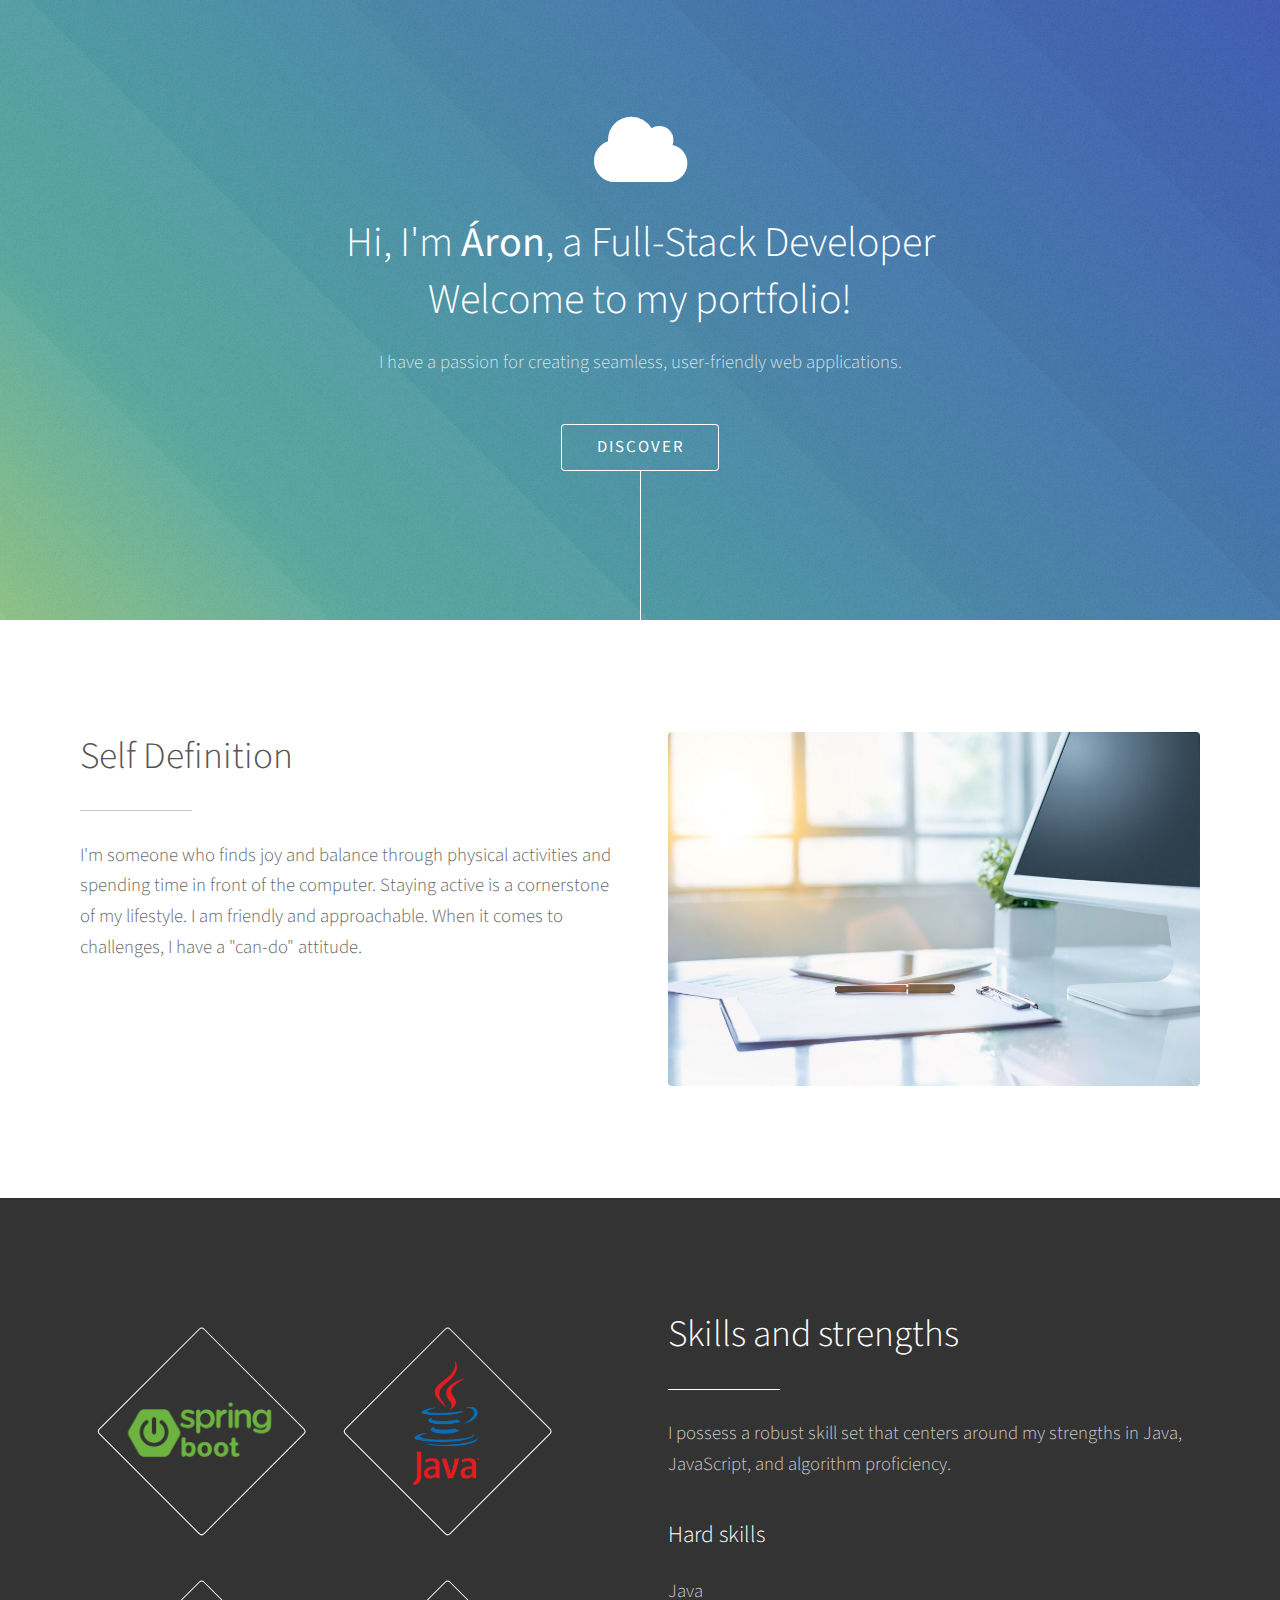
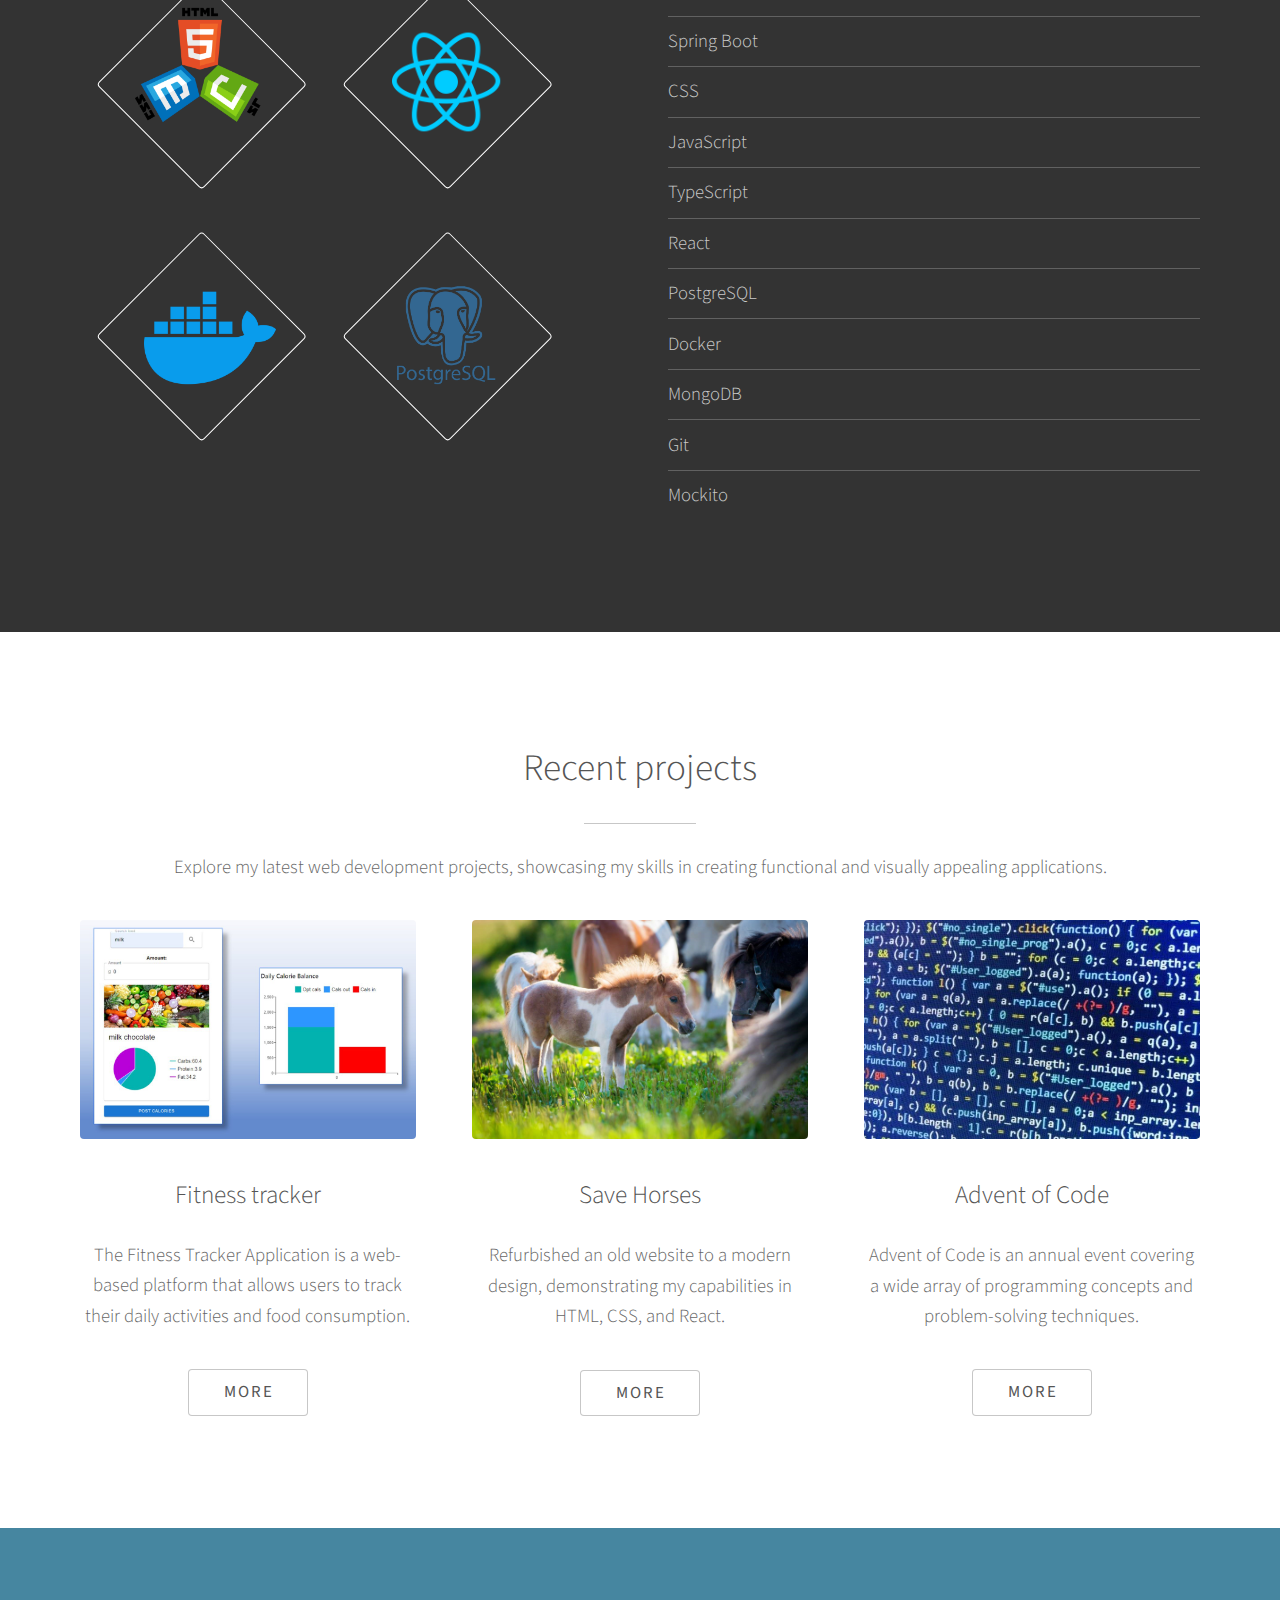
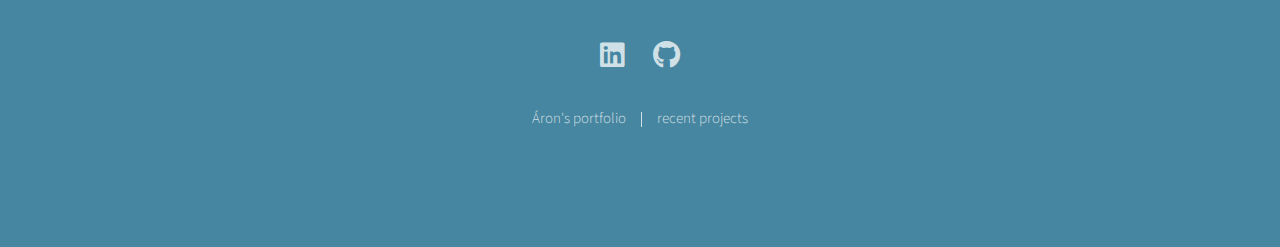
<file: index.html>
<!DOCTYPE HTML>
<!--
	Verti by HTML5 UP
	html5up.net | @ajlkn
	Free for personal and commercial use under the CCA 3.0 license (html5up.net/license)
-->
<html>
	<head>
		<title>Aron's portfolio</title>
		<meta charset="utf-8" />
		<meta name="viewport" content="width=device-width, initial-scale=1, user-scalable=no" />
		<link rel="stylesheet" href="assets/css/main.css" />
		<noscript><link rel="stylesheet" href="assets/css/noscript.css" /></noscript>
	</head>
	<body class="is-preload">

		<!-- Header -->
			<section id="header">
				<div class="inner">
					<span class="icon solid major fa-cloud"></span>
					<h1>Hi, I'm <strong>Áron</strong>, a Full-Stack Developer<br />
					Welcome to my portfolio!</h1>
					<p>I have a passion for creating seamless, user-friendly web applications.</p>
					<ul class="actions special">
						<li><a href="#one" class="button scrolly">Discover</a></li>
					</ul>
				</div>
			</section>

		<!-- One -->
			<section id="one" class="main style1">
				<div class="container">
					<div class="row gtr-150">
						<div class="col-6 col-12-medium">
							<header class="major">
								<h2>Self Definition</h2>
							</header>
							<p>I'm someone who finds joy and balance through
								physical activities and spending time in front of
								the computer. Staying active is a cornerstone of
								my lifestyle. I am friendly and approachable.
								When it comes to challenges, I have a "can-do"
								attitude.</p>
						</div>
						<div class="col-6 col-12-medium imp-medium">
							<span class="image fit"><img src="images/pic01.jpg" alt="" /></span>
						</div>
					</div>
				</div>
			</section>

		<!-- Two -->
			<section id="two" class="main style2">
				<div class="container">
					<div class="row gtr-150">
						<div class="col-6 col-12-medium">
							<ul class="major-icons">
								<li><span class="icon solid style1 major"><img src="assets/css/images/spring-boot-logo.png" alt="springboot" class="spring-boot-icon"></span></li>
								<li><span class="icon solid style2 major"><img src="assets/css/images/java.png" alt="java" class="java-icon"></span></li>
								<li><span class="icon solid style3 major"><img src="assets/css/images/javascript.png" alt="react" class="javascript-icon"></span></li>
								<li><span class="icon solid style4 major"><img src="assets/css/images/react.png" alt="react" class="react-icon"></span></li>
								<li><span class="icon solid style5 major" ><img src="assets/css/images/docker.png" alt="docker" class="docker-icon"></span></li>
								<li><span class="icon solid style5 major"><img src="assets/css/images/postgresql.png" alt="postgresql" class="postgresql-icon"></span></li>
							</ul>
						</div>
						<div class="col-6 col-12-medium">
							<header class="major">
								<h2>Skills and strengths</h2>
							</header>
							<p>I possess a robust skill set that centers around my
								strengths in Java, JavaScript, and algorithm
								proficiency.</p>
								<div class="col-6 col-12-medium">
									<h4>Hard skills</h4>
									<ul class="alt">
										<li>Java</li>
										<li>Spring Boot</li>
										<li>CSS</li>
										<li>JavaScript</li>
										<li>TypeScript</li>
										<li>React</li>
										<li>PostgreSQL</li>
										<li>Docker</li>
										<li>MongoDB</li>
										<li>Git</li>
										<li>Mockito</li>
									</ul>
								</div>
						</div>
					</div>
				</div>
			</section>

		<!-- Three -->
			<section id="three" class="main style1 special">
				<div class="container">
					<header class="major">
						<h2>Recent projects</h2>
					</header>
					<p>Explore my latest web development projects, showcasing my skills in creating functional and visually appealing applications.</p>
					<div class="row gtr-150">
						<div class="col-4 col-12-medium">
							<span class="image fit"><img src="images/pic02.jpg" alt="" /></span>
							<h3>Fitness tracker</h3>
							<p>The Fitness Tracker Application is a web-based platform that allows users to track their daily activities and food consumption.</p>
							<ul class="actions special">
								<li><a href="fitness.html" class="button">More</a></li>
							</ul>
						</div>
						<div class="col-4 col-12-medium">
							<span class="image fit"><img src="images/pic03.jpg" alt="" /></span>
							<h3>Save Horses</h3>
							<p>Refurbished an old website to a modern design, demonstrating my capabilities in HTML, CSS, and React.</p>
							<ul class="actions special">
								<li><a href="horses.html" class="button">More</a></li>
							</ul>
						</div>
						<div class="col-4 col-12-medium">
							<span class="image fit"><img src="images/pic04.jpg" alt="" /></span>
							<h3>Advent of Code</h3>
							<p>Advent of Code is an annual event covering a wide array of programming concepts and problem-solving techniques.</p>
							<ul class="actions special">
								<li><a href="advent.html" class="button">More</a></li>
							</ul>
						</div>
					</div>
				</div>
			</section>
		
		<!-- Footer -->
			<section id="footer">
				<ul class="icons">
					<li><a href="https://www.linkedin.com/in/arontas/" class="icon brands alt fa-linkedin"><span class="label">Twitter</span></a></li>
					<li><a href="https://github.com/Aronrepo" class="icon brands alt fa-github"><span class="label">GitHub</span></a></li>
				</ul>
				<ul class="copyright">
					<li>Áron's portfolio</li><li>recent projects</li>
				</ul>
			</section>
			
		<!-- Scripts -->
			<script src="assets/js/jquery.min.js"></script>
			<script src="assets/js/jquery.scrolly.min.js"></script>
			<script src="assets/js/browser.min.js"></script>
			<script src="assets/js/breakpoints.min.js"></script>
			<script src="assets/js/util.js"></script>
			<script src="assets/js/main.js"></script>

	</body>
</html>
</file>
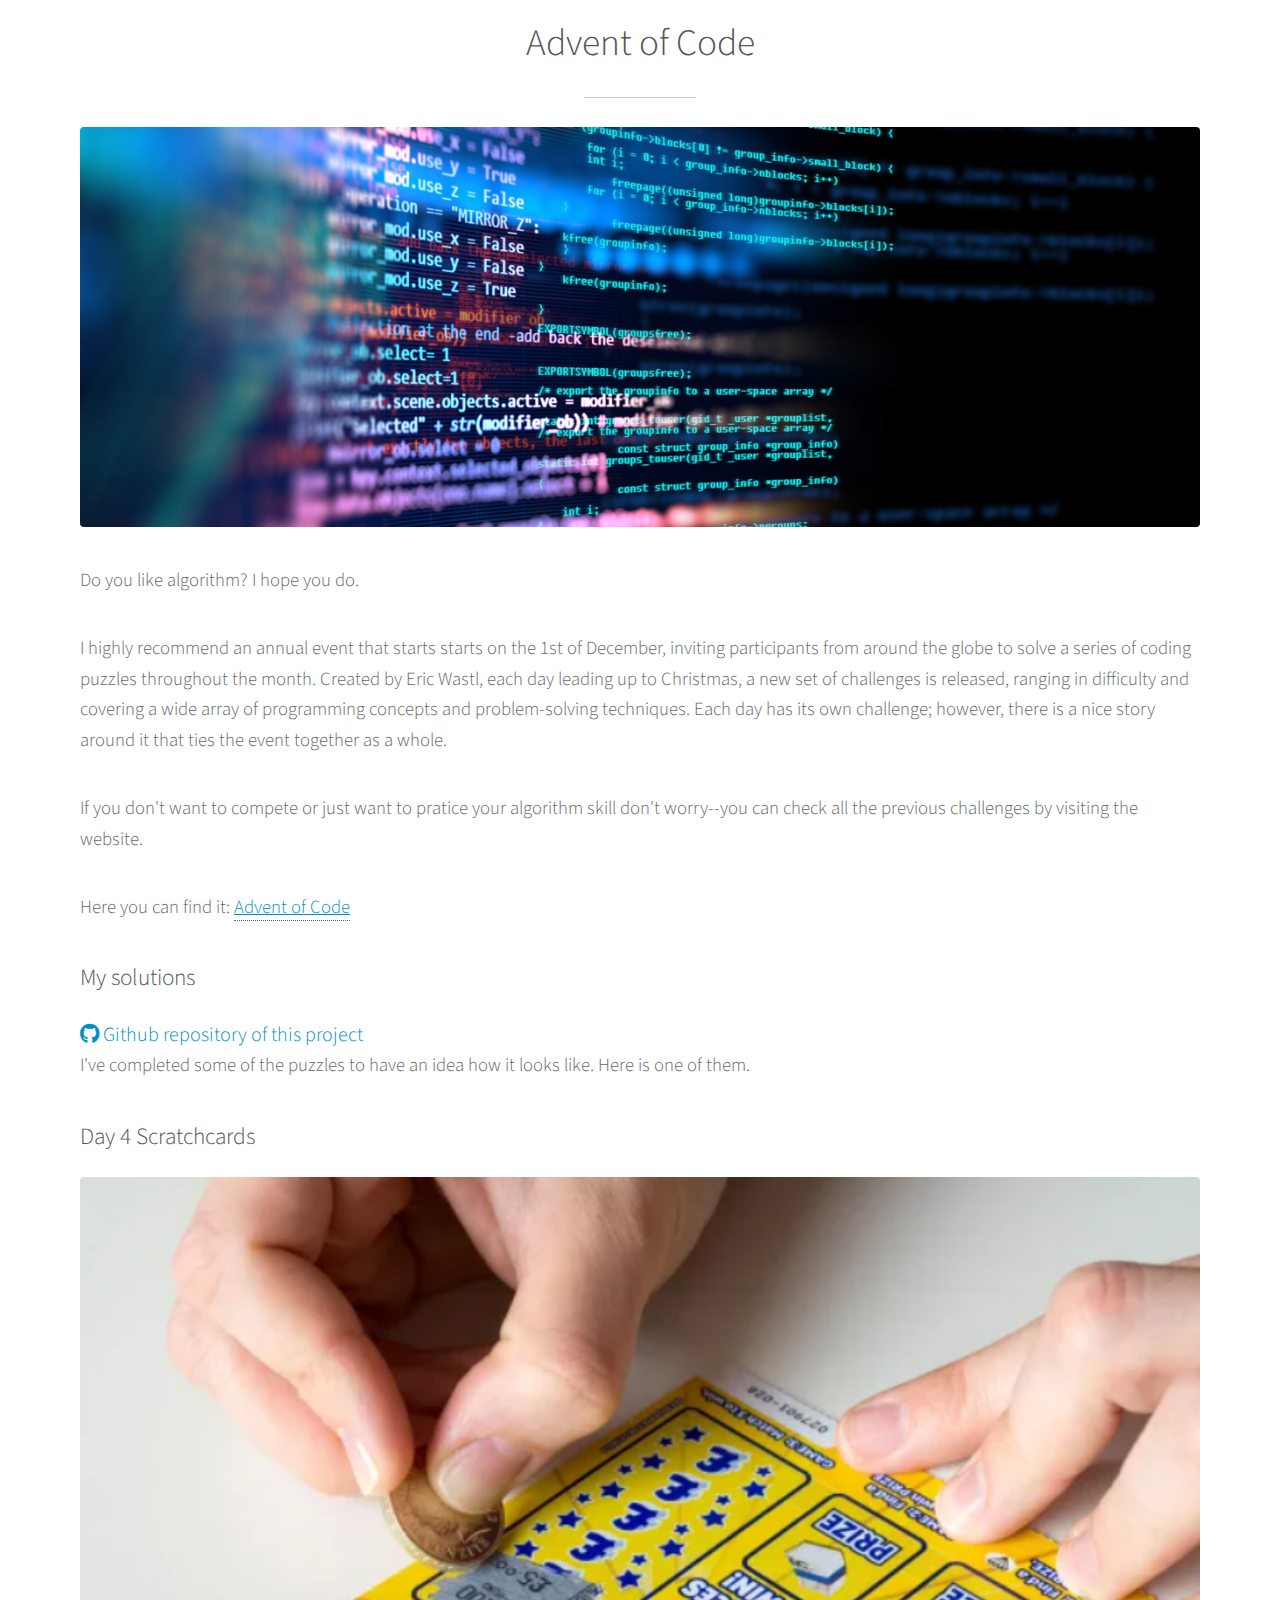
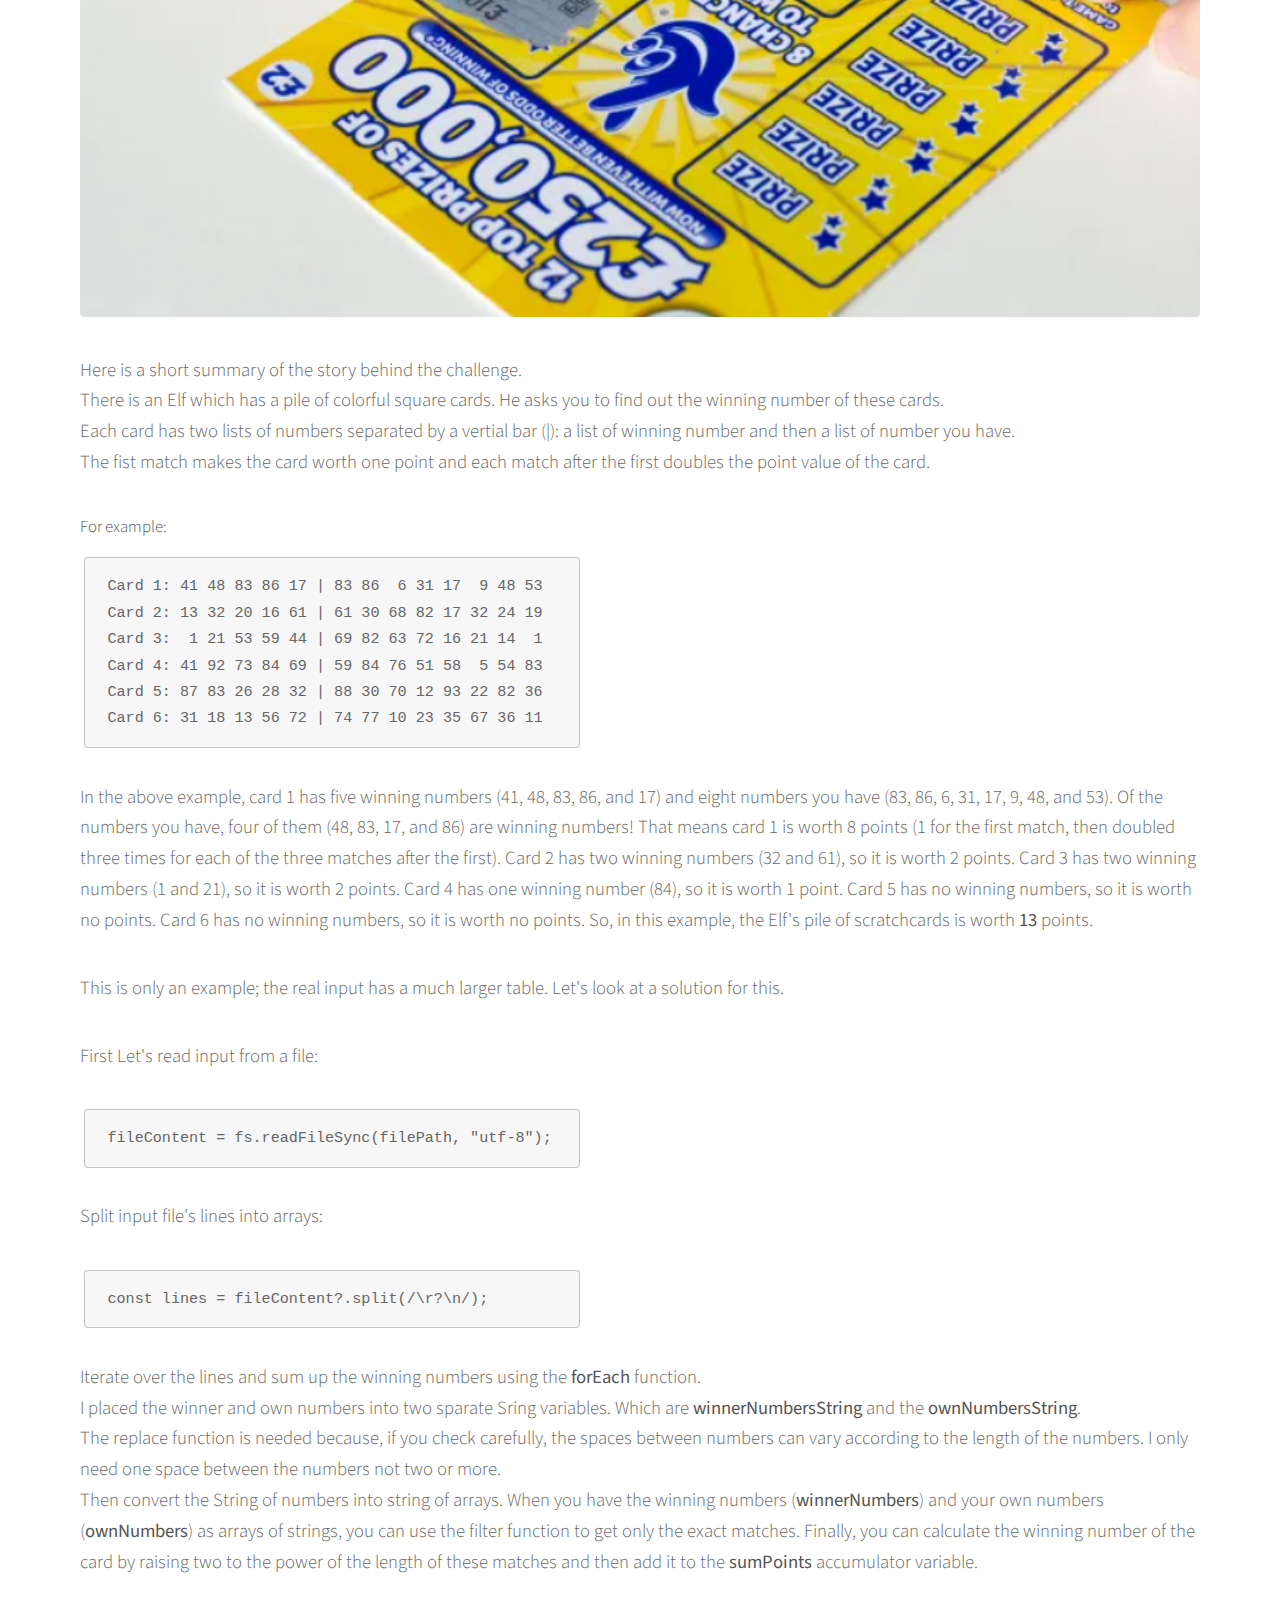
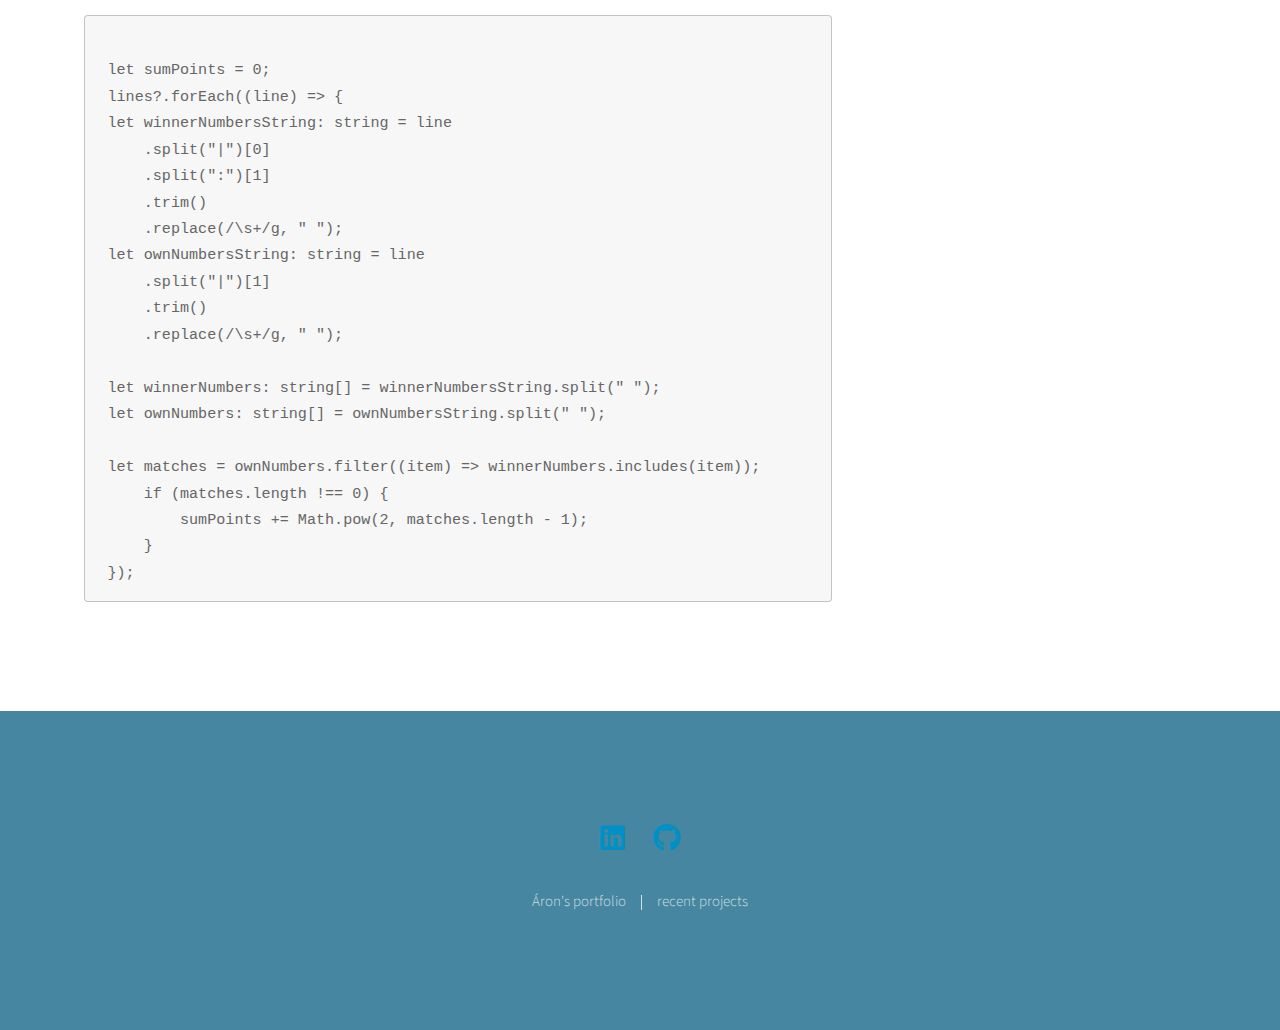
<file: advent.html>
<!DOCTYPE html>
<html lang="en">
	<head>
		<title>Advent of Code</title>
		<meta charset="utf-8" />
		<meta name="viewport" content="width=device-width, initial-scale=1, user-scalable=no" />
		<link rel="stylesheet" href="assets/css/main.css" />
		<link rel="stylesheet" href="assets/css/sub.css" />
		<noscript><link rel="stylesheet" href="assets/css/noscript.css" /></noscript>
	</head>
<body class="is-preload">
			<section id="five" class="main style1">
				<div class="container">
					<header class="major special">
						<h2>Advent of Code</h2>
					</header>
					<section>

						<div class="box alt">
							<div class="row gtr-uniform gtr-50">
								<div class="col-12"><span class="image fit"><img src="images/advent_header.jpg" alt="" /></span></div>
								
							</div>
						</div>
						<p></span>Do you like algorithm? I hope you do. </p>
                        <p>I highly recommend an annual event that starts starts on the 1st of December, inviting participants from around the globe to solve a series of coding puzzles throughout the month. Created by Eric Wastl, each day leading up to Christmas, a new set of challenges is released, ranging in difficulty and covering a wide array of programming concepts and problem-solving techniques.
                            Each day has its own challenge; however, there is a nice story around it that ties the event together as a whole.
                        </p>
                        <p>If you don't want to compete or just want to pratice your algorithm skill don't worry--you can check all the previous challenges by visiting the website.</p>
                        <p>Here you can find it:  <a href="https://adventofcode.com/">Advent of Code</a></p>

							<h4>My solutions</h4>
							<a href="https://github.com/Aronrepo/codeadvent" class="icon brands fa-github" style="font-size: 20px;"> Github repository of this project</a>
                            <p>I've completed some of the puzzles to have an idea how it looks like. Here is one of them.</p>
                            <h4>Day 4 Scratchcards</h4>
                            <div class="col-12"><span class="image fit"><img src="images/advent_scratchcard.png" alt="" /></span></div>
							<p>Here is a short summary of the story behind the challenge. <br>
                                There is an Elf which has a pile of colorful square cards. He asks you to find out the winning number of these cards. <br>
                                Each card has two lists of numbers separated by a vertial bar (|): a list of winning number and then a list of number you have. <br>
                                The fist match makes the card worth one point and each match after the first doubles the point value of the card.
                                
                                <br>
                                </p>
                                <h5>For example:</h5>
                                <pre><code>Card 1: 41 48 83 86 17 | 83 86  6 31 17  9 48 53
Card 2: 13 32 20 16 61 | 61 30 68 82 17 32 24 19
Card 3:  1 21 53 59 44 | 69 82 63 72 16 21 14  1
Card 4: 41 92 73 84 69 | 59 84 76 51 58  5 54 83
Card 5: 87 83 26 28 32 | 88 30 70 12 93 22 82 36
Card 6: 31 18 13 56 72 | 74 77 10 23 35 67 36 11</code></pre>
                            
                            <p>In the above example, card 1 has five winning numbers (41, 48, 83, 86, and 17) and eight numbers you have (83, 86, 6, 31, 17, 9, 48, and 53). Of the numbers you have, four of them (48, 83, 17, and 86) are winning numbers! That means card 1 is worth 8 points (1 for the first match, then doubled three times for each of the three matches after the first).
                                Card 2 has two winning numbers (32 and 61), so it is worth 2 points. Card 3 has two winning numbers (1 and 21), so it is worth 2 points. Card 4 has one winning number (84), so it is worth 1 point. Card 5 has no winning numbers, so it is worth no points. Card 6 has no winning numbers, so it is worth no points. So, in this example, the Elf's pile of scratchcards is worth <strong>13</strong> points.

                            </p>
                            <p>This is only an example; the real input has a much larger table. Let's look at a solution for this.
                            </p>
                            <p>First Let's read input from a file:</p>
                            <pre><code>fileContent = fs.readFileSync(filePath, "utf-8");</code></pre>
                            <p>Split input file's lines into arrays:</p>
                            <pre><code>const lines = fileContent?.split(/\r?\n/);</code></pre>
                            <p>Iterate over the lines and sum up the winning numbers using the <strong>forEach</strong> function. <br>
                                I placed the winner and own numbers into two sparate Sring variables. Which are 
                                <strong>winnerNumbersString</strong>  and the <strong>ownNumbersString</strong>.  <br>
                                The replace function is needed because, if you check carefully, the spaces between numbers can vary according to the length of the numbers. I only need one space between the numbers not two or more. <br>
                                Then convert the String of numbers into string of arrays. When you have the winning numbers (<strong>winnerNumbers</strong>) and your own numbers (<strong>ownNumbers</strong>) as arrays of strings, you can use the filter function to get only the exact matches. Finally, you can calculate the winning number of the card by raising two to the power of the length of these matches and then add it to the <strong>sumPoints</strong> accumulator variable.</p>
                            <pre class="foreach"><code>
let sumPoints = 0;
lines?.forEach((line) => {
let winnerNumbersString: string = line
    .split("|")[0]
    .split(":")[1]
    .trim()
    .replace(/\s+/g, " ");
let ownNumbersString: string = line
    .split("|")[1]
    .trim()
    .replace(/\s+/g, " ");
                            
let winnerNumbers: string[] = winnerNumbersString.split(" ");
let ownNumbers: string[] = ownNumbersString.split(" ");
                            
let matches = ownNumbers.filter((item) => winnerNumbers.includes(item));
    if (matches.length !== 0) {
        sumPoints += Math.pow(2, matches.length - 1);
    }
});</code></pre>
					</section>
				</div>
			</section>

            			
		
			<section id="footer">
				<ul class="icons">
					<li><a href="https://www.linkedin.com/in/arontas/" class="icon brands alt fa-linkedin"><span class="label">Twitter</span></a></li>
					<li><a href="https://github.com/Aronrepo" class="icon brands alt fa-github"><span class="label">GitHub</span></a></li>
				</ul>
				<ul class="copyright">
					<li>Áron's portfolio</li><li>recent projects</li>
				</ul>
			</section>
</body>
</html>
</file>
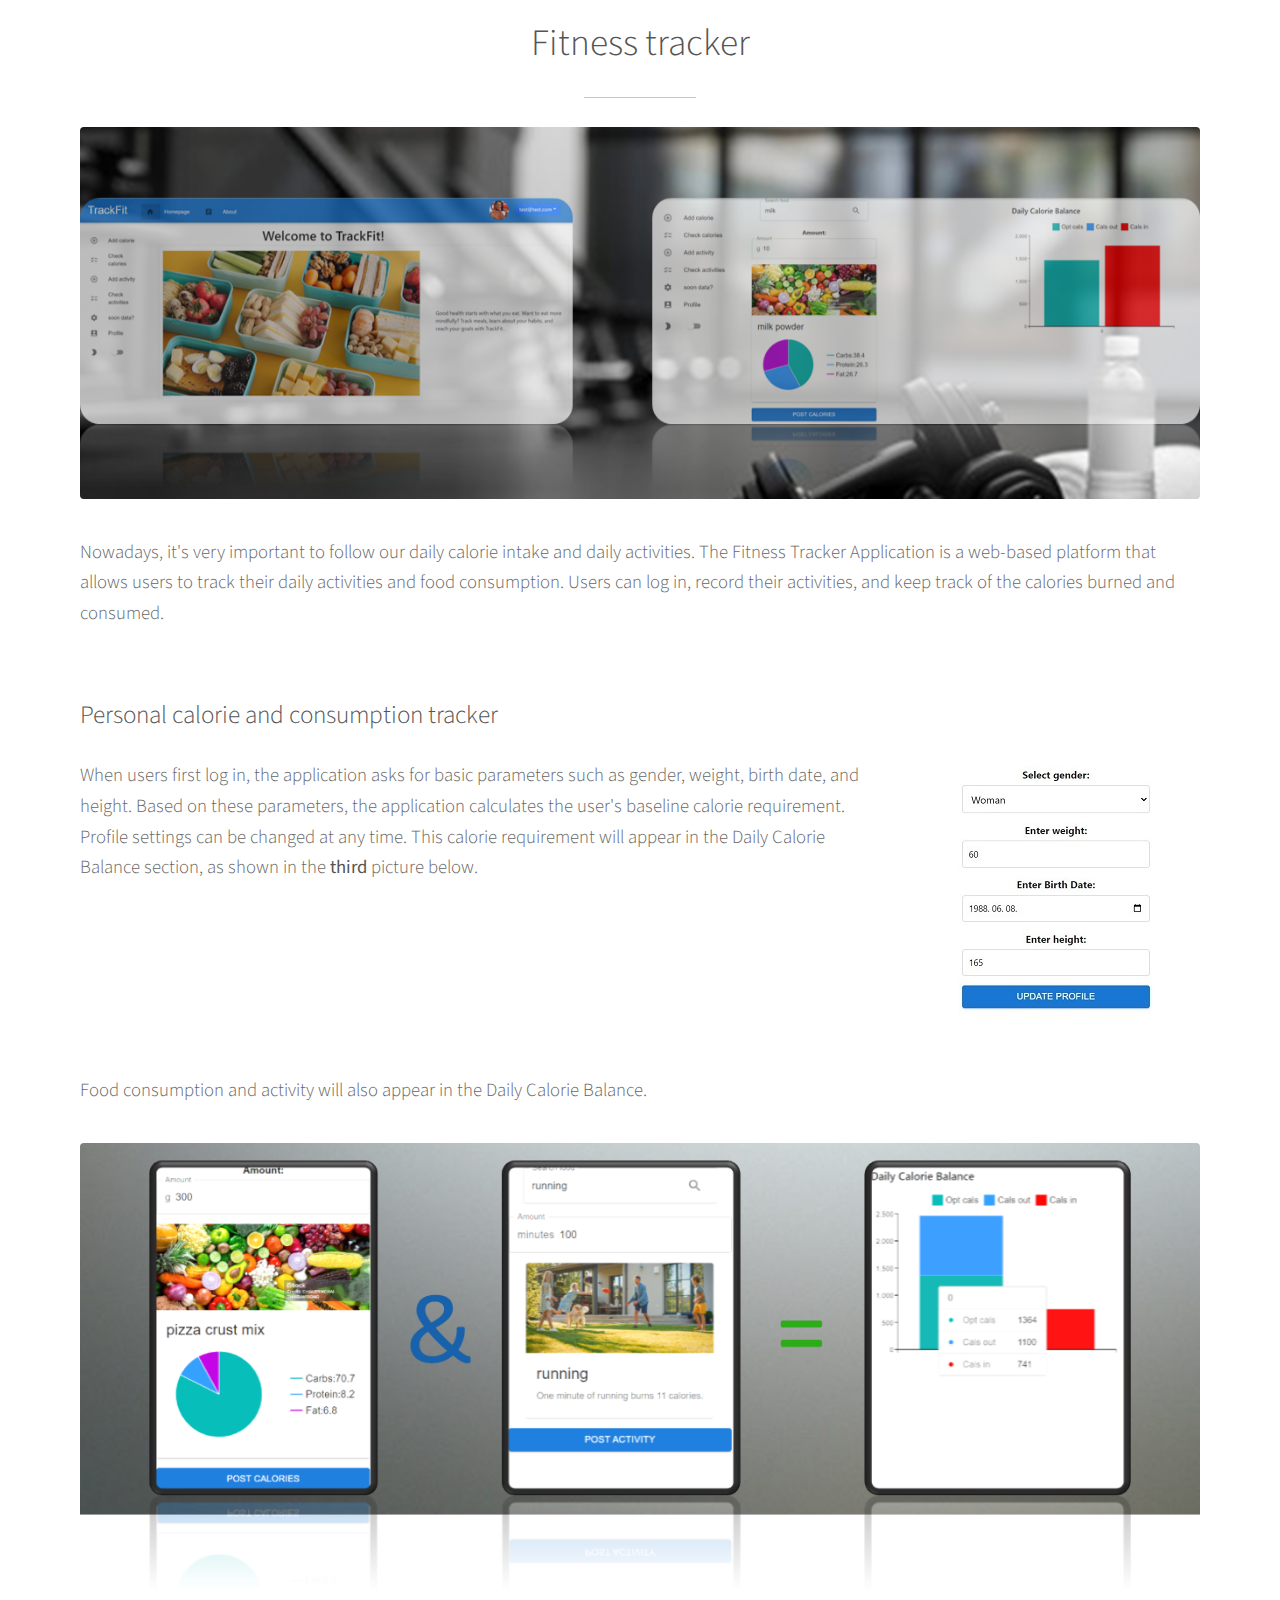
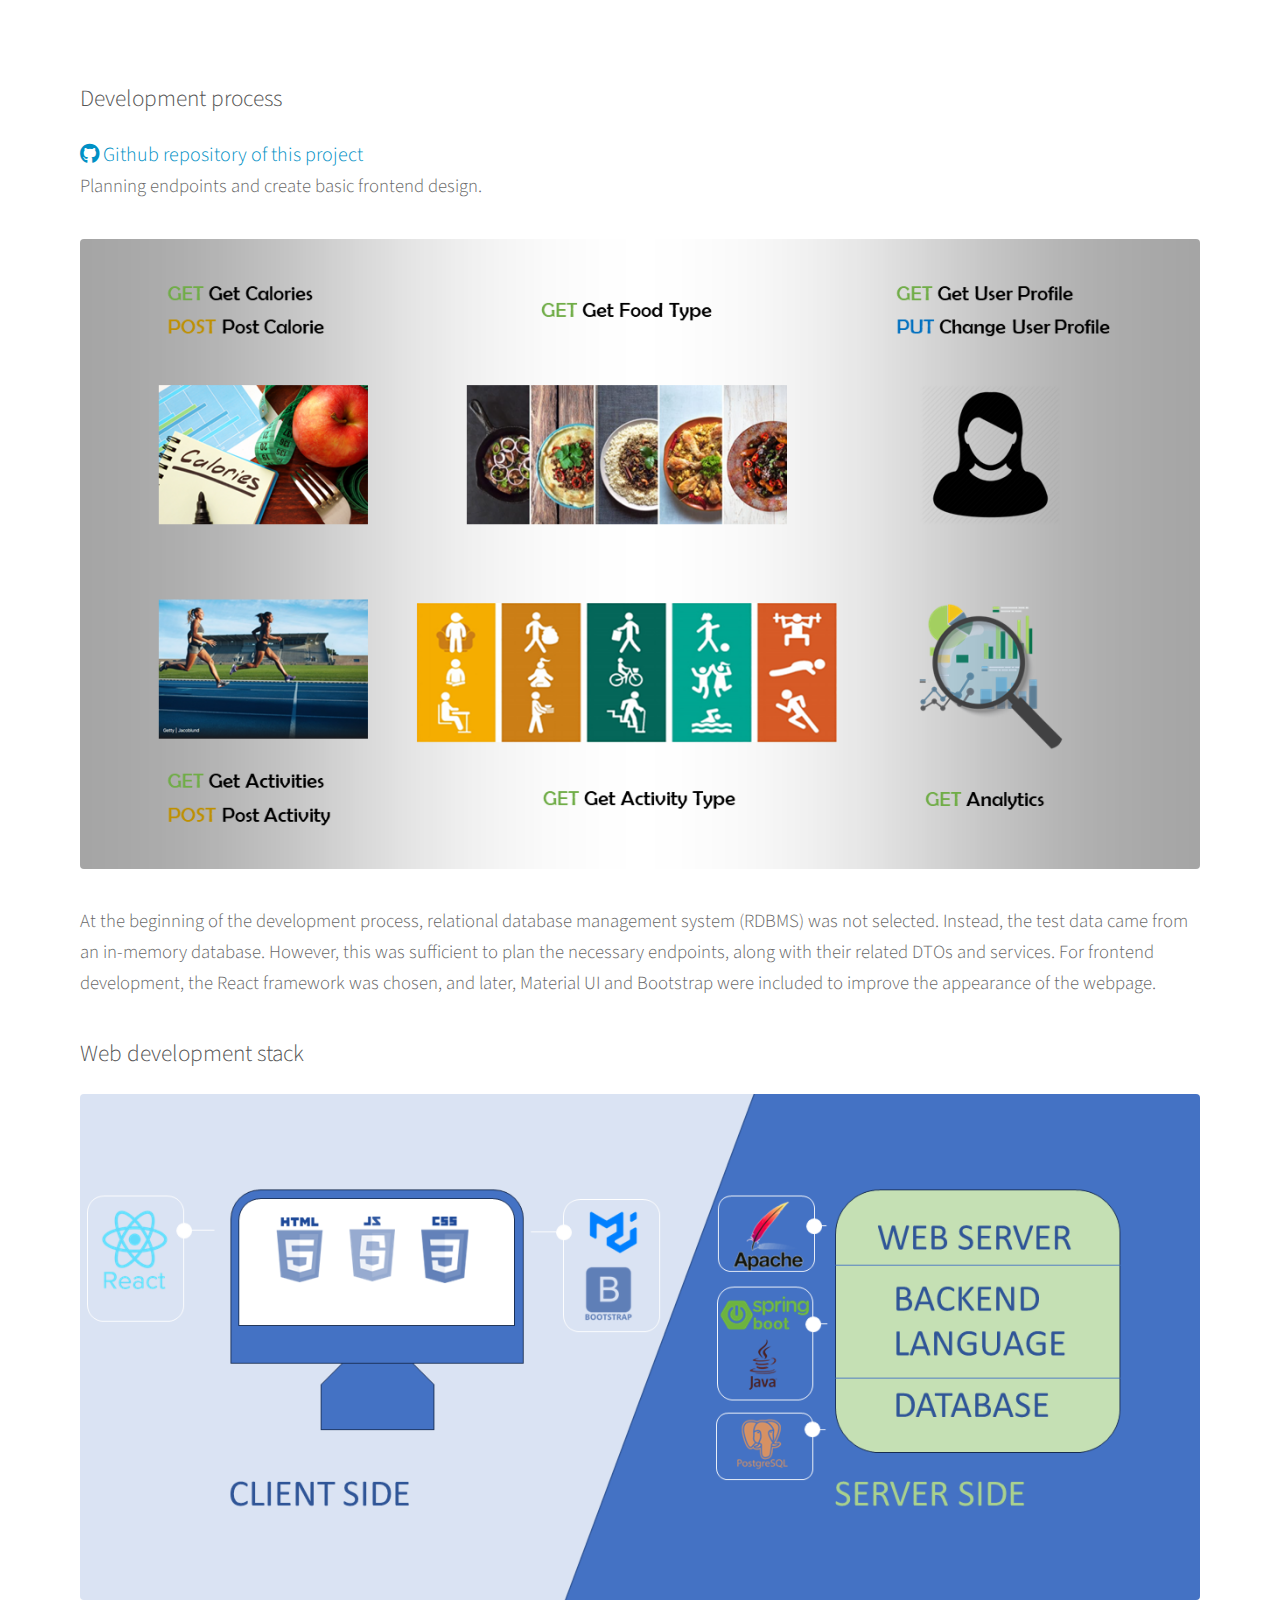
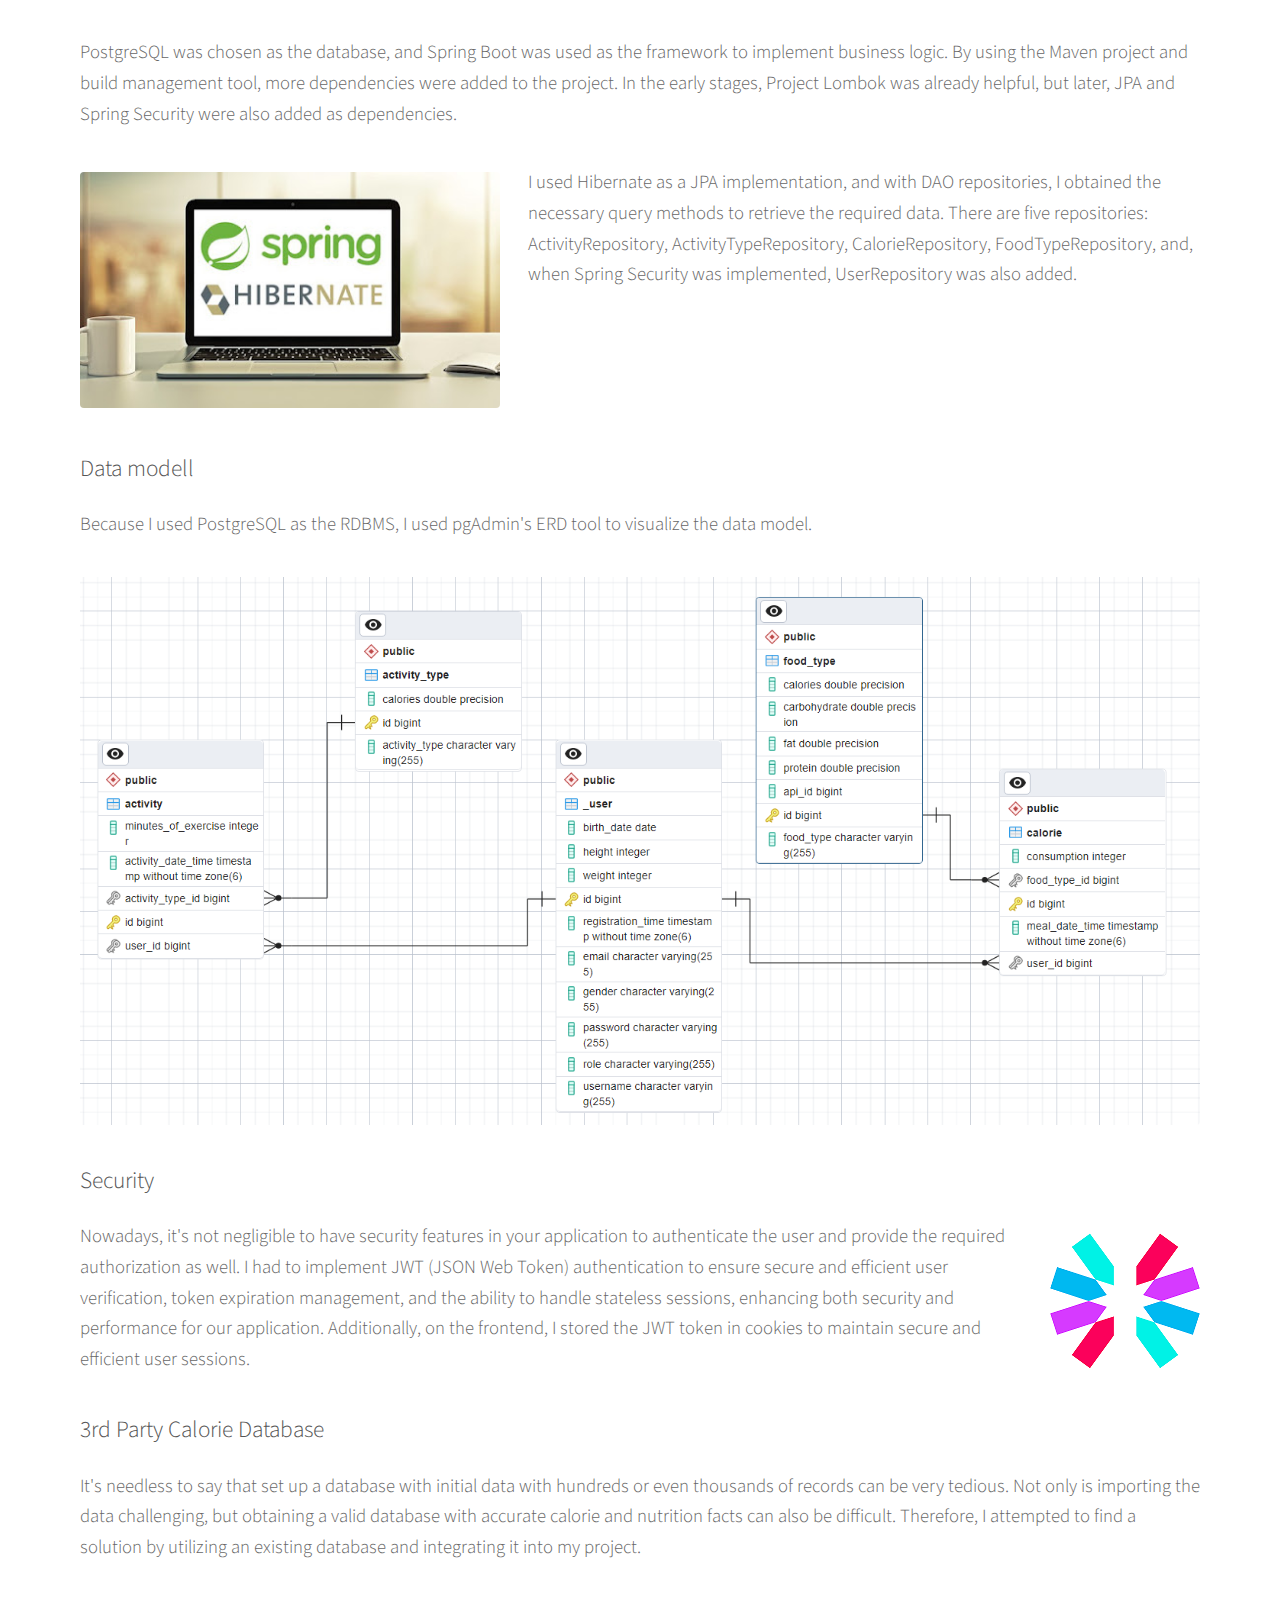
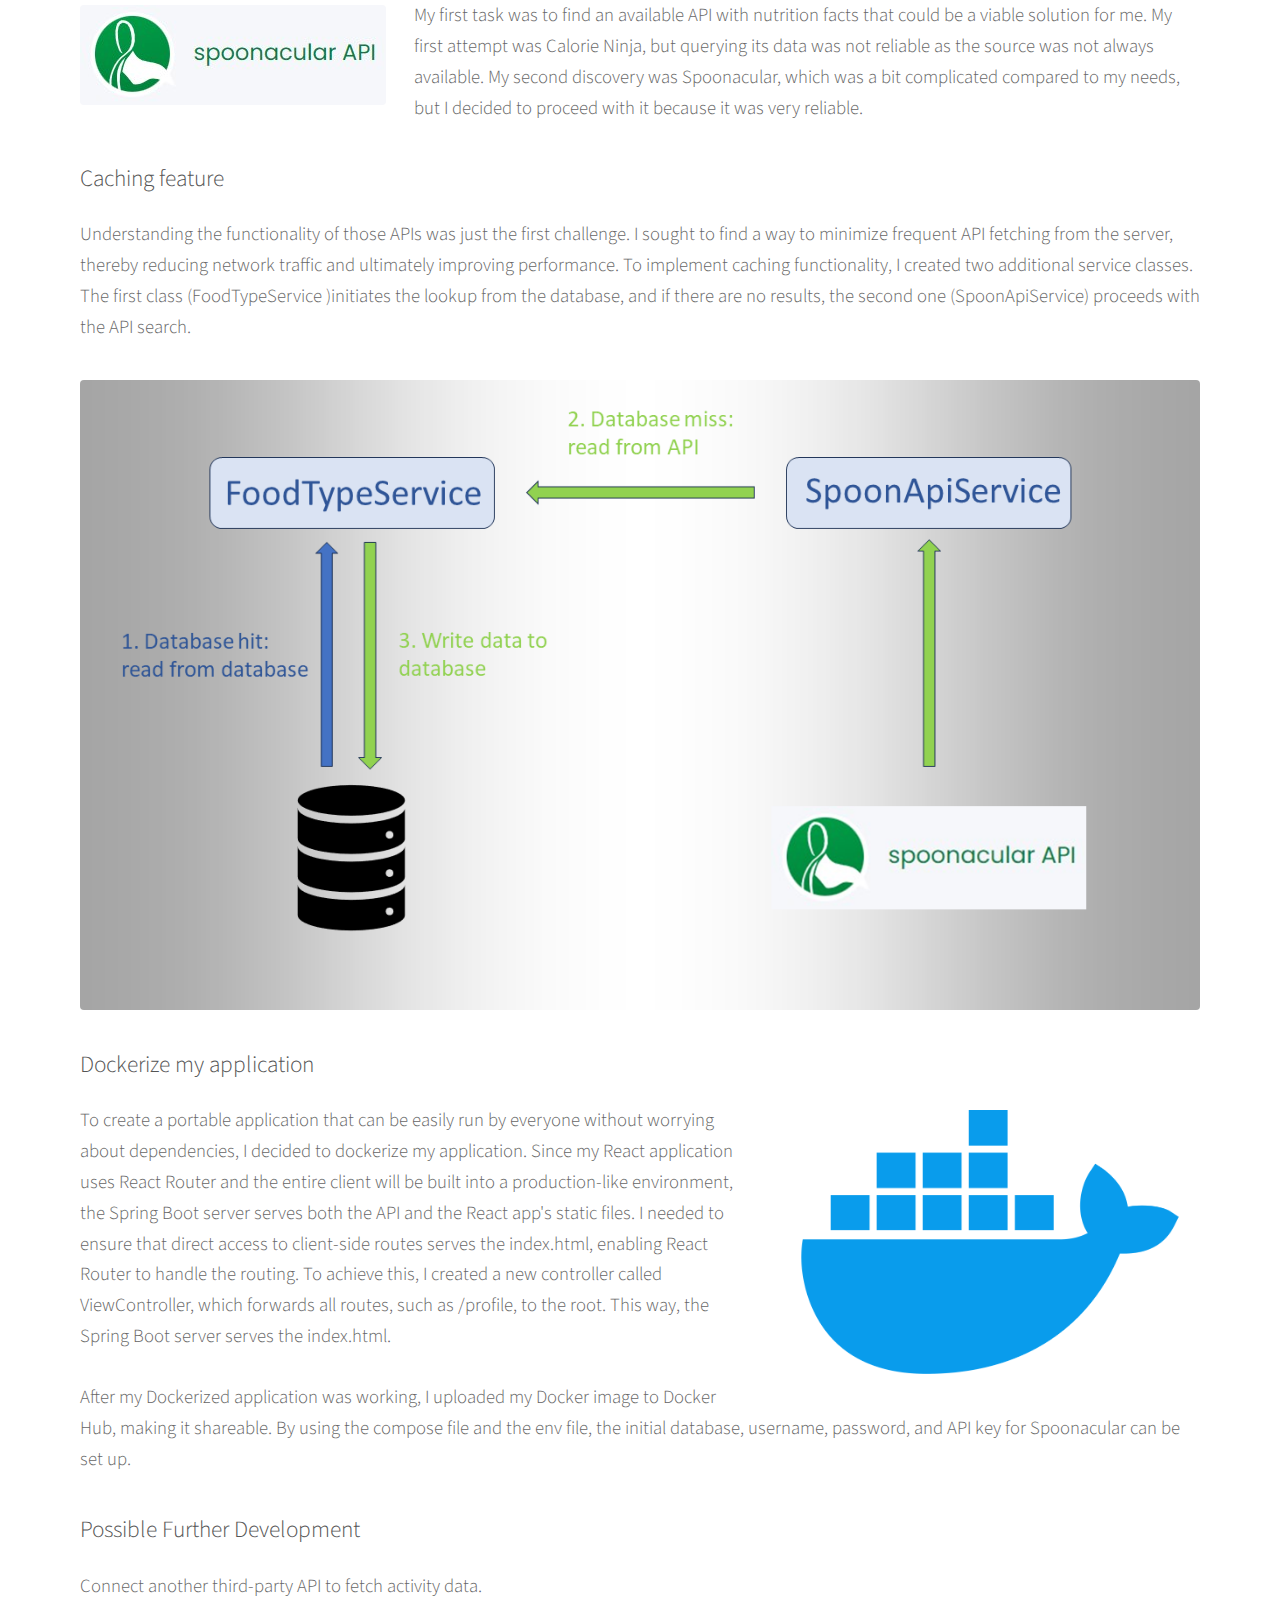
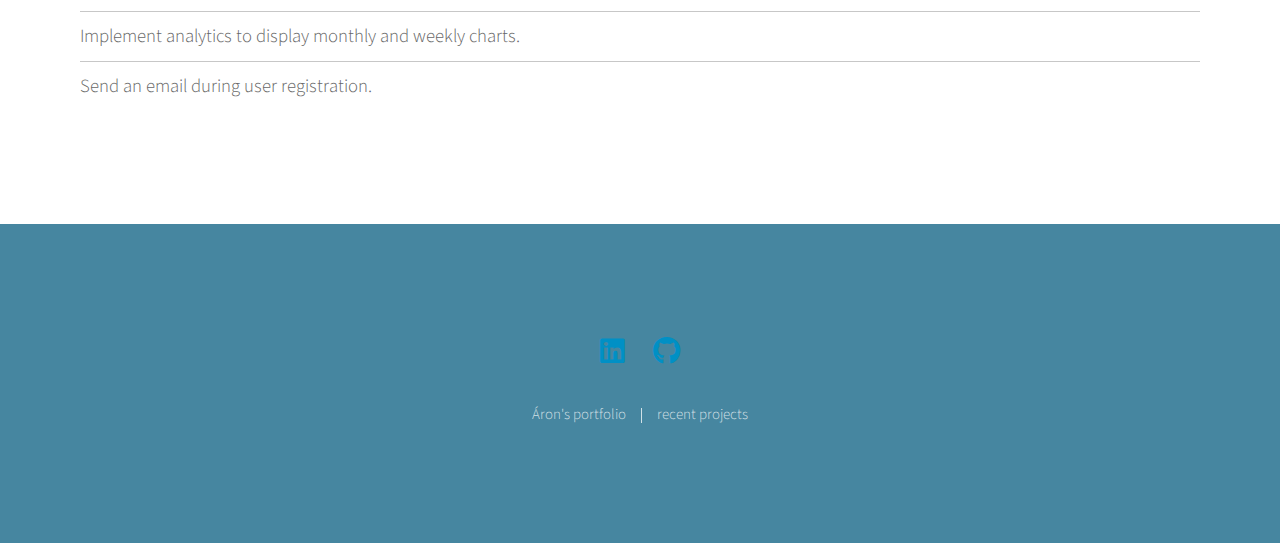
<file: fitness.html>
<!DOCTYPE html>
<html lang="en">
	<head>
		<title>Fitness tracker</title>
		<meta charset="utf-8" />
		<meta name="viewport" content="width=device-width, initial-scale=1, user-scalable=no" />
		<link rel="stylesheet" href="assets/css/main.css" />
		<link rel="stylesheet" href="assets/css/sub.css" />
		<noscript><link rel="stylesheet" href="assets/css/noscript.css" /></noscript>
	</head>
<body class="is-preload">
    		<!-- Four -->


		<!-- Five -->
		
			<section id="five" class="main style1">
				<div class="container">
					<header class="major special">
						<h2>Fitness tracker</h2>
					</header>
					<section>

						<div class="box alt">
							<div class="row gtr-uniform gtr-50">
								<div class="col-12"><span class="image fit"><img src="images/fitness_main_1.png" alt="" /></span></div>
								
							</div>
						</div>
						<!-- <h5>Left &amp; Right</h5> -->
						<p></span>Nowadays, it's very important to follow our daily calorie intake and daily activities.  The Fitness Tracker Application is a web-based platform that allows users to track their daily activities and food consumption. Users can log in, record their activities, and keep track of the calories burned and consumed.</p>
						<br>
						<h3>Personal calorie and consumption tracker</h3>
						<p><span class="image right"><img src="images/pic05.jpg" alt="" /></span>When users first log in, the application asks for basic parameters such as gender, weight, birth date, and height. Based on these parameters, the application calculates the user's baseline calorie requirement. Profile settings can be changed at any time. This calorie requirement will appear in the Daily Calorie Balance section, as shown in the <strong> third </strong>picture below. <br><br><br><br><br><br></p>
						<p>Food consumption and activity will also appear in the Daily Calorie Balance.</p>
						<section>
							<div class="box alt">
								<div class="row gtr-uniform gtr-50">
									<div class="col-12"><span class="image fit"><img src="images/inputs.png" alt="" /></span></div>

								</div>
							</div>
							<h4>Development process</h4>
							<a href="https://github.com/Aronrepo/fitness-tracker" class="icon brands fa-github" style="font-size: 20px;"> Github repository of this project</a>
							<p>Planning endpoints and create basic frontend design.</p>
							<div class="box alt">
								<div class="row gtr-uniform gtr-50">
									<div class="col-12"><span class="image fit"><img src="images/endpoints_grey.png" alt="" /></span></div>

								</div>
							</div>
							<p>At the beginning of the development process,  relational database management system (RDBMS) was not selected. Instead, the test data came from an in-memory database. However, this was sufficient to plan the necessary endpoints, along with their related DTOs and services. For frontend development, the React framework was chosen, and later, Material UI and Bootstrap were included to improve the appearance of the webpage.</p>
							<h4>Web development stack</h4>
							<div class="col-12"><span class="image fit"><img src="images/stack.png" alt="" /></span></div>
							<p> PostgreSQL was chosen as the database, and Spring Boot was used as the framework to implement business logic. By using the Maven project and build management tool, more dependencies were added to the project. In the early stages, Project Lombok was already helpful, but later, JPA and Spring Security were also added as dependencies. </p>
							<p><span class="image left"><img src="images/hibernate.jpeg" alt="" /></span>I used Hibernate as a JPA implementation, and with DAO repositories, I obtained the necessary query methods to retrieve the required data. There are five repositories: ActivityRepository, ActivityTypeRepository, CalorieRepository, FoodTypeRepository, and, when Spring Security was implemented, UserRepository was also added. <br><br><br><br><br></p>
							<h4>Data modell</h4>
							<p>Because I used PostgreSQL as the RDBMS, I used pgAdmin's ERD tool to visualize the data model.</p>
							<div class="col-12"><span class="image fit"><img src="images/databaseconnection.png" alt="" /></span></div>
							<h4>Security</h4>
							<p><span class="image right"><img src="images/jwt.png" alt="" /></span>Nowadays, it's not negligible to have security features in your application to authenticate the user and provide the required authorization as well. I had to implement JWT (JSON Web Token) authentication to ensure secure and efficient user verification, token expiration management, and the ability to handle stateless sessions, enhancing both security and performance for our application. Additionally, on the frontend, I stored the JWT token in cookies to maintain secure and efficient user sessions. </p>
							<h4>3rd Party Calorie Database</h4>
							<p>It's needless to say that set up a database with initial data with hundreds or even thousands of records can be very tedious. Not only is importing the data challenging, but obtaining a valid database with accurate calorie and nutrition facts can also be difficult. Therefore, I attempted to find a solution by utilizing an existing database and integrating it into my project.</p>
							<p><span class="image left"><img src="images/spoonacular.jpg" alt="" /></span>My first task was to find an available API with nutrition facts that could be a viable solution for me. My first attempt was Calorie Ninja, but querying its data was not reliable as the source was not always available. My second discovery was Spoonacular, which was a bit complicated compared to my needs, but I decided to proceed with it because it was very reliable.</p>
							<h4>Caching feature</h4>
							<p>Understanding the functionality of those APIs was just the first challenge. I sought to find a way to minimize frequent API fetching from the server, thereby reducing network traffic and ultimately improving performance. To implement caching functionality, I created two additional service classes. The first class (FoodTypeService )initiates the lookup from the database, and if there are no results, the second one (SpoonApiService) proceeds with the API search.</p>
							<div class="col-12"><span class="image fit"><img src="images/services.png" alt="" /></span></div>
							<h4>Dockerize my application</h4>
							<p><span class="image right"><img src="images/docker.png" alt="" /></span>To create a portable application that can be easily run by everyone without worrying about dependencies, I decided to dockerize my application. Since my React application uses React Router and the entire client will be built into a production-like environment, the Spring Boot server serves both the API and the React app's static files. I needed to ensure that direct access to client-side routes serves the index.html, enabling React Router to handle the routing. To achieve this, I created a new controller called ViewController, which forwards all routes, such as /profile, to the root. This way, the Spring Boot server serves the index.html. <br><br>
								After my Dockerized application was working, I uploaded my Docker image to Docker Hub, making it shareable. By using the compose file and the env file, the initial database, username, password, and API key for Spoonacular can be set up.</p>
							<h4>Possible Further Development</h4>
							<ul class="alt">
								<li>Connect another third-party API to fetch activity data. </li>
								<li>Implement analytics to display monthly and weekly charts.</li>
								<li>Send an email during user registration.</li>
							</ul>
						</section>
					</section>

				</div>
			</section>

		
		
			<section id="footer">
				<ul class="icons">
					<li><a href="https://www.linkedin.com/in/arontas/" class="icon brands alt fa-linkedin"><span class="label">Twitter</span></a></li>
					<li><a href="https://github.com/Aronrepo" class="icon brands alt fa-github"><span class="label">GitHub</span></a></li>
				</ul>
				<ul class="copyright">
					<li>Áron's portfolio</li><li>recent projects</li>
				</ul>
			</section>
</body>
</html>
</file>
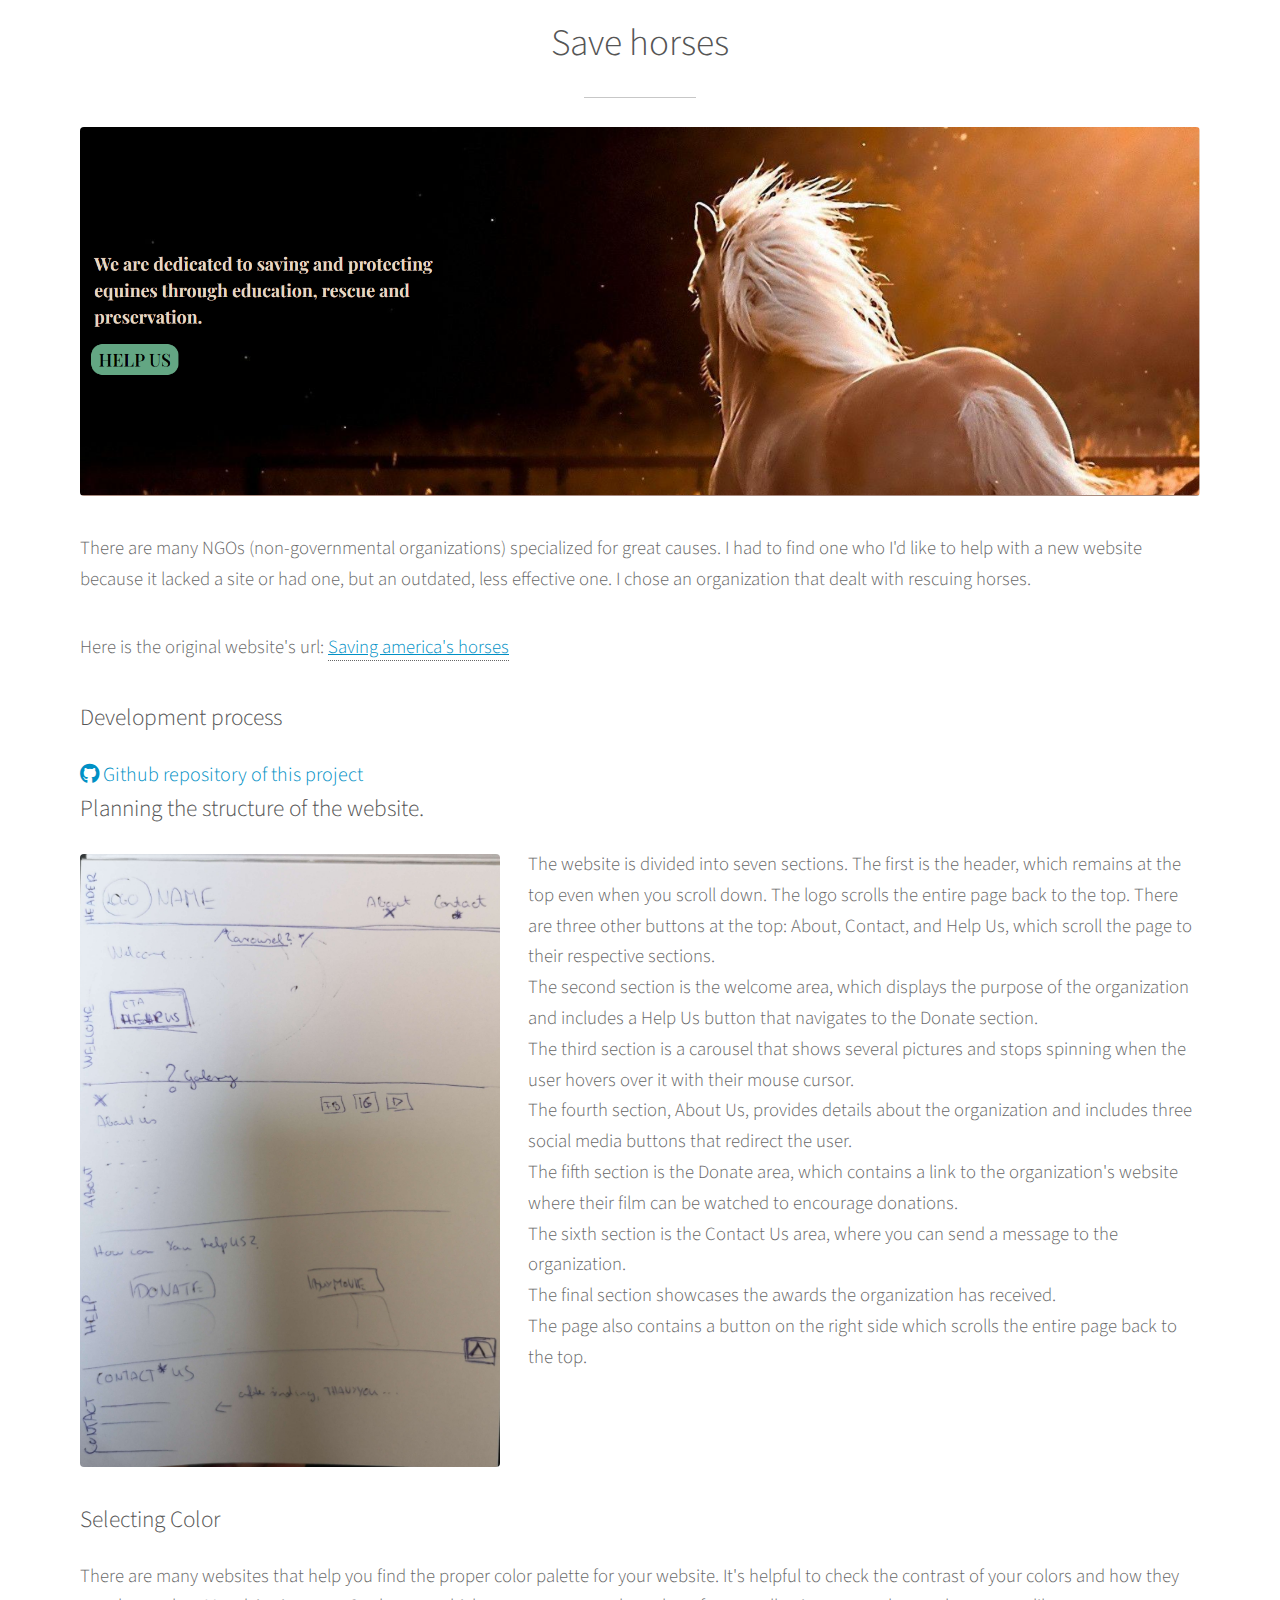
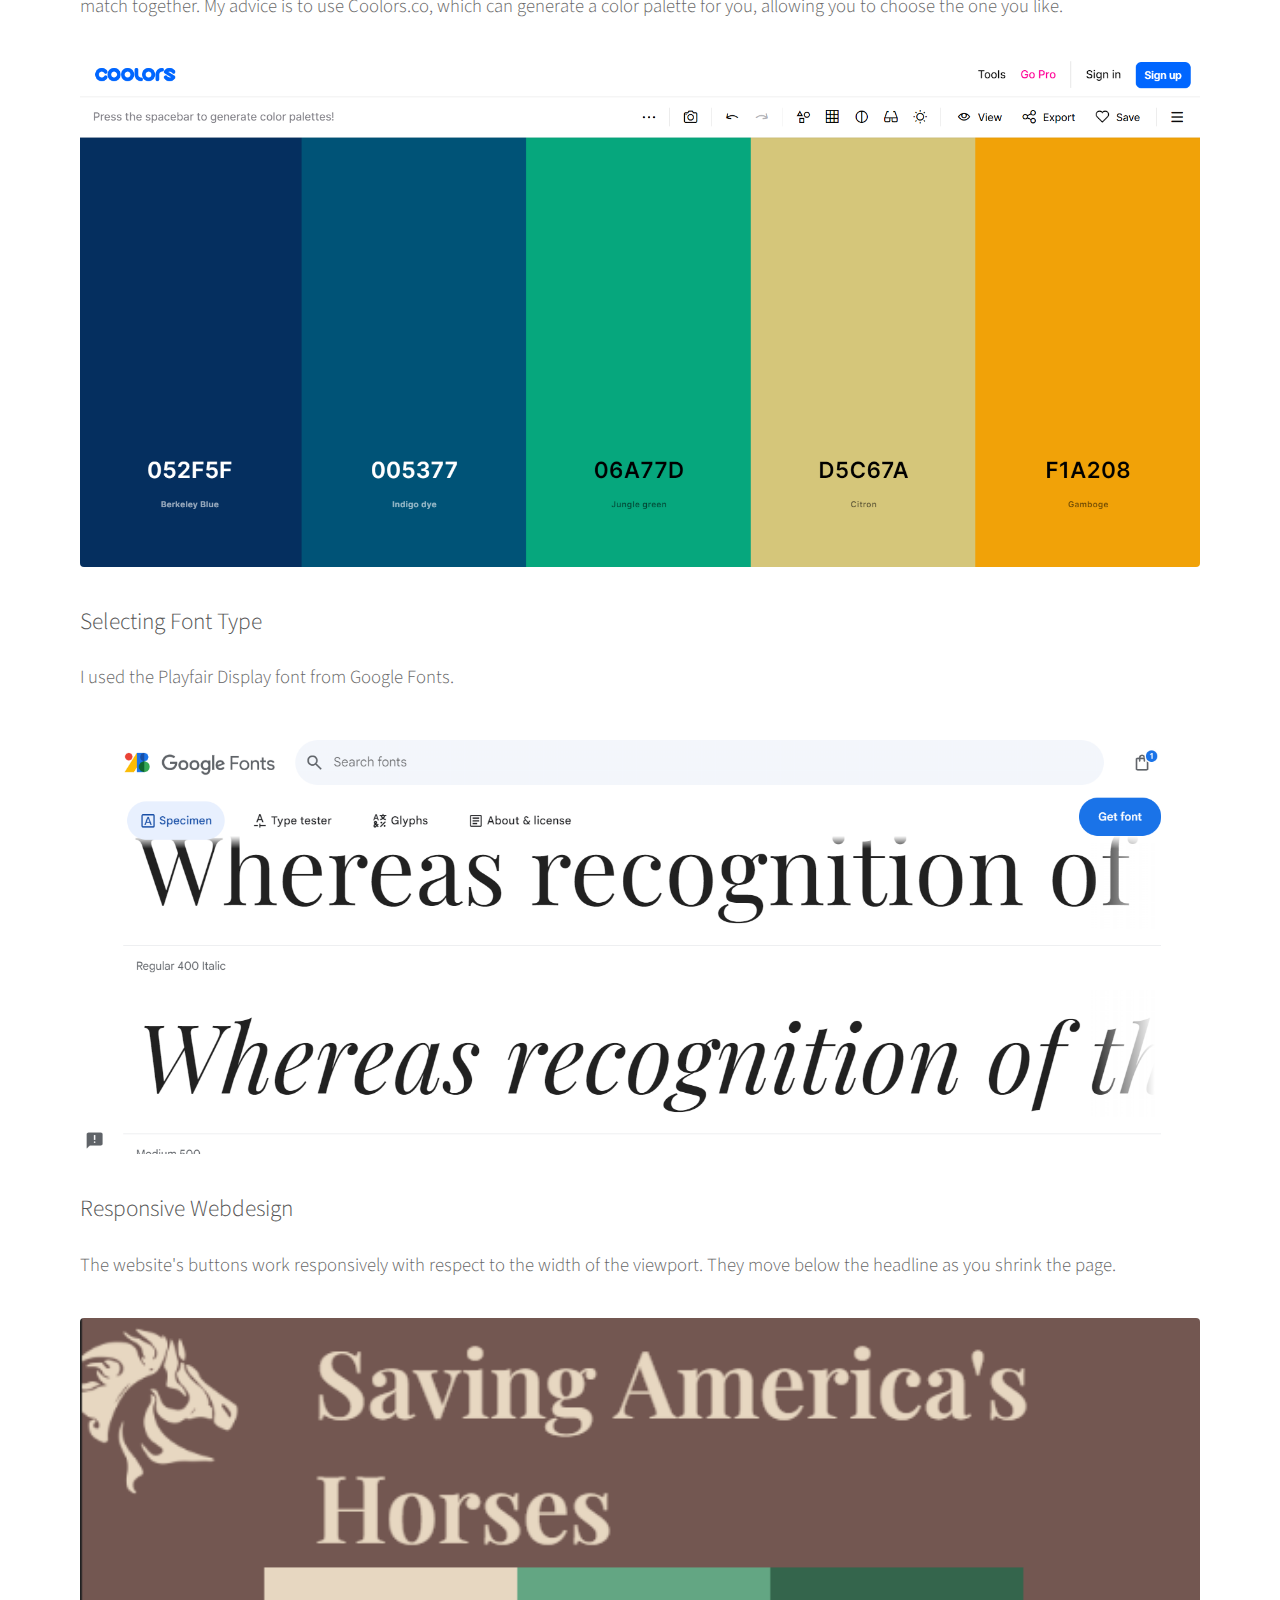
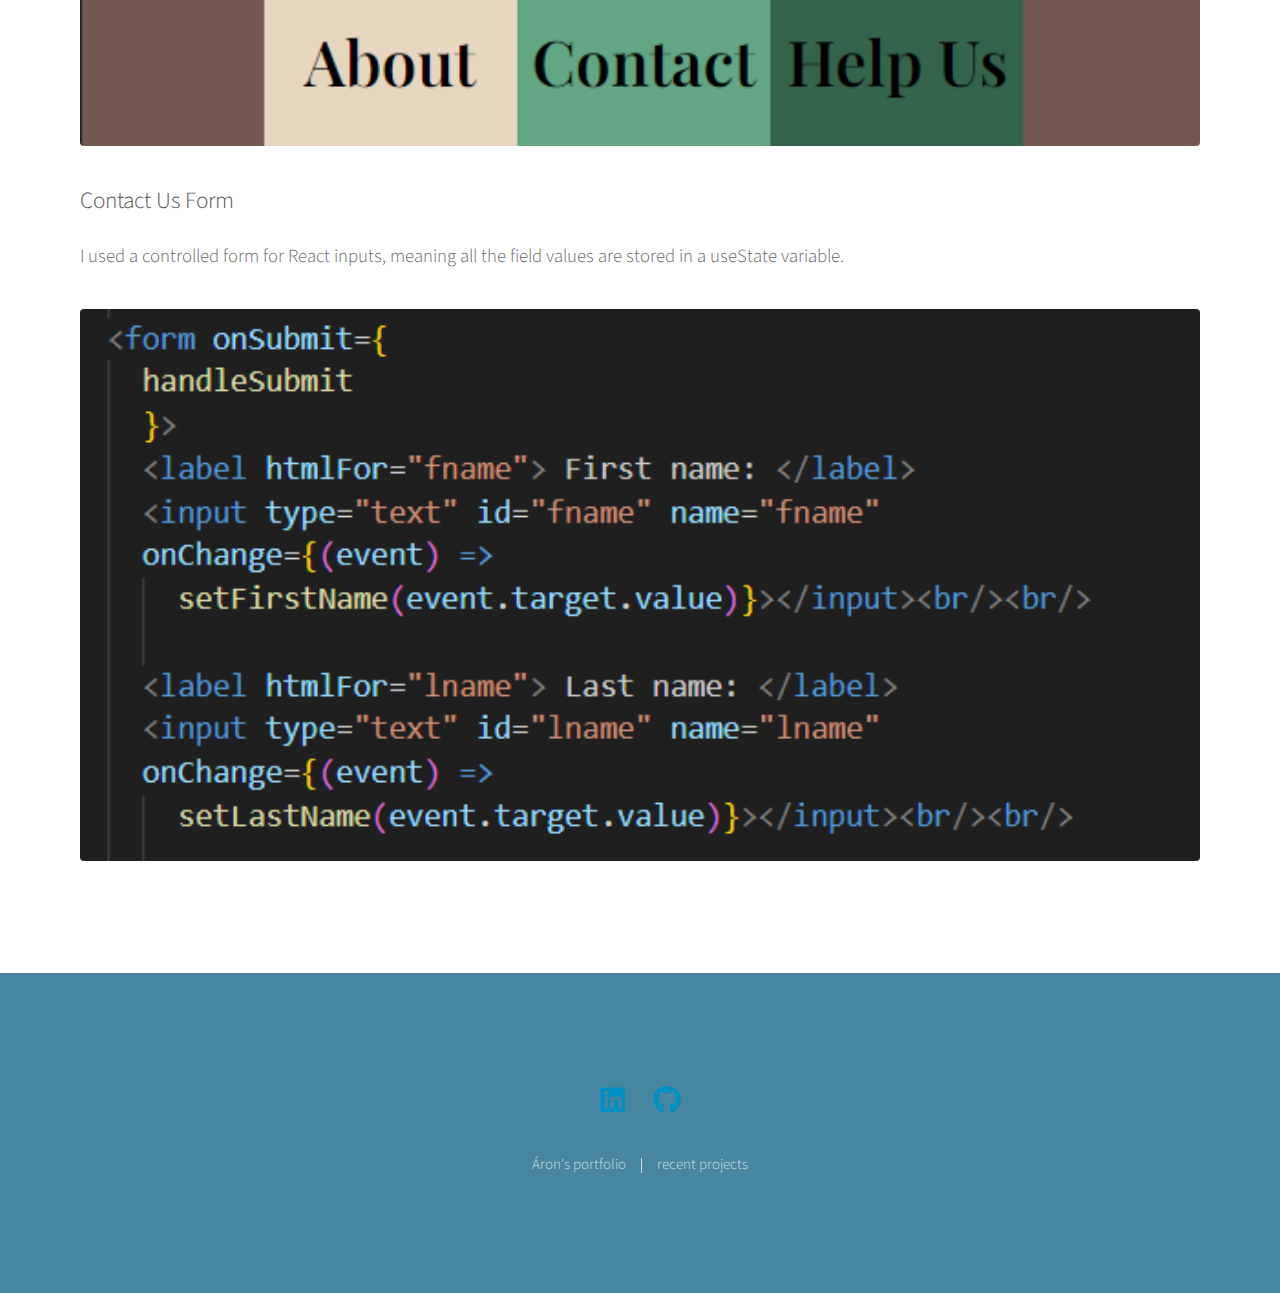
<file: horses.html>
<!DOCTYPE html>
<html lang="en">
	<head>
		<title>Save Horses</title>
		<meta charset="utf-8" />
		<meta name="viewport" content="width=device-width, initial-scale=1, user-scalable=no" />
		<link rel="stylesheet" href="assets/css/main.css" />
		<link rel="stylesheet" href="assets/css/sub.css" />
		<noscript><link rel="stylesheet" href="assets/css/noscript.css" /></noscript>
	</head>
<body class="is-preload">
			<section id="five" class="main style1">
				<div class="container">
					<header class="major special">
						<h2>Save horses</h2>
					</header>
					<section>

						<div class="box alt">
							<div class="row gtr-uniform gtr-50">
								<div class="col-12"><span class="image fit"><img src="images/horses_main.png" alt="" /></span></div>
								
							</div>
						</div>
						<p></span>There are many NGOs (non-governmental organizations) specialized for great causes. I
                            had to find one who I'd like to help with a new website because it lacked a site or had
                            one, but an outdated, less effective one. I chose an organization that dealt with rescuing
                            horses.</p>
                        <p>Here is the original website's url:  <a href="https://www.savingamericashorses.org/">Saving america's horses</a></p>

							<h4>Development process</h4>
							<a href="https://github.com/CodecoolGlobal/react-for-a-cause-react-Aronrepo" class="icon brands fa-github" style="font-size: 20px;"> Github repository of this project</a>
                            <h4>Planning the structure of the website.</h4>
							<p><span class="image left"><img src="images/horses_plan.jpg" alt="" /></span>The website is divided into seven sections. The first is the header, which remains at the top even when you scroll down. The logo scrolls the entire page back to the top. There are three other buttons at the top: About, Contact, and Help Us, which scroll the page to their respective sections. 
                                <br>
                                The second section is the welcome area, which displays the purpose of the organization and includes a Help Us button that navigates to the Donate section.
                                <br>
                                The third section is a carousel that shows several pictures and stops spinning when the user hovers over it with their mouse cursor.
                                <br>
                                The fourth section, About Us, provides details about the organization and includes three social media buttons that redirect the user.
                                <br>
                                The fifth section is the Donate area, which contains a link to the organization's website where their film can be watched to encourage donations.
                                <br>
                                The sixth section is the Contact Us area, where you can send a message to the organization.
                                <br>
                                The final section showcases the awards the organization has received.
                                <br>
                                The page also contains a button on the right side which scrolls the entire page back to the top.
                                <br><br><br><br></p>
							<h4>Selecting Color</h4>
                            <p>There are many websites that help you find the proper color palette for your website. It's helpful to check the contrast of your colors and how they match together. My advice is to use Coolors.co, which can generate a color palette for you, allowing you to choose the one you like.

                            </p>
							<div class="col-12"><span class="image fit"><img src="images/horse_color_palette.png" alt="" /></span></div>
                            <h4>Selecting Font Type</h4>
                            <p>I used the Playfair Display font from Google Fonts.</p>
							<div class="col-12"><span class="image fit"><img src="images/horse_font.png" alt="" /></span></div>
                            <h4>Responsive Webdesign</h4>
                            <p>The website's buttons work responsively with respect to the width of the viewport. They move below the headline as you shrink the page.</p>
							<div class="col-12"><span class="image fit"><img src="images/horses_responsive.png" alt="" /></span></div>
                            <h4>Contact Us Form</h4>
                            <p>I used a controlled form for React inputs, meaning all the field values are stored in a useState variable.</p>
							<div class="col-12"><span class="image fit"><img src="images/horses_controlled_form.png" alt="" /></span></div>
						</section>
					</section>
				</div>
			</section>
		
			<section id="footer">
				<ul class="icons">
					<li><a href="https://www.linkedin.com/in/arontas/" class="icon brands alt fa-linkedin"><span class="label">Twitter</span></a></li>
					<li><a href="https://github.com/Aronrepo" class="icon brands alt fa-github"><span class="label">GitHub</span></a></li>
				</ul>
				<ul class="copyright">
					<li>Áron's portfolio</li><li>recent projects</li>
				</ul>
			</section>
</body>
</html>
</file>
<file: assets/css/noscript.css>
/*
	Photon by HTML5 UP
	html5up.net | @ajlkn
	Free for personal and commercial use under the CCA 3.0 license (html5up.net/license)
*/

/* Header */

	body.is-preload #header .inner {
		-moz-transform: none;
		-webkit-transform: none;
		-ms-transform: none;
		transform: none;
		opacity: 1;
	}

		body.is-preload #header .inner .actions {
			-moz-transform: none;
			-webkit-transform: none;
			-ms-transform: none;
			transform: none;
			opacity: 1;
		}

	body.is-preload #header:after {
		opacity: 0;
	}
</file>
<file: assets/css/sub.css>
.main {
    padding: 1em 0 4em 0 ;
}

    .main.style1 {
        background: #fff;
    }

a {
		color: #0090c5;
		text-decoration: underline;
}

.foreach {
    width: 45em;
}
</file>
<file: assets/css/main.css>
@import url("fontawesome-all.min.css");
@import url("https://fonts.googleapis.com/css?family=Source+Sans+Pro:300,300italic,400,400italic");

/*
	Photon by HTML5 UP
	html5up.net | @ajlkn
	Free for personal and commercial use under the CCA 3.0 license (html5up.net/license)
*/

html, body, div, span, applet, object,
iframe, h1, h2, h3, h4, h5, h6, p, blockquote,
pre, a, abbr, acronym, address, big, cite,
code, del, dfn, em, img, ins, kbd, q, s, samp,
small, strike, strong, sub, sup, tt, var, b,
u, i, center, dl, dt, dd, ol, ul, li, fieldset,
form, label, legend, table, caption, tbody,
tfoot, thead, tr, th, td, article, aside,
canvas, details, embed, figure, figcaption,
footer, header, hgroup, menu, nav, output, ruby,
section, summary, time, mark, audio, video {
	margin: 0;
	padding: 0;
	border: 0;
	font-size: 100%;
	font: inherit;
	vertical-align: baseline;}

article, aside, details, figcaption, figure,
footer, header, hgroup, menu, nav, section {
	display: block;}

body {
	line-height: 1;
}

ol, ul {
	list-style: none;
}

blockquote, q {
	quotes: none;
}

	blockquote:before, blockquote:after, q:before, q:after {
		content: '';
		content: none;
	}

table {
	border-collapse: collapse;
	border-spacing: 0;
}

body {
	-webkit-text-size-adjust: none;
}

mark {
	background-color: transparent;
	color: inherit;
}

input::-moz-focus-inner {
	border: 0;
	padding: 0;
}

input, select, textarea {
	-moz-appearance: none;
	-webkit-appearance: none;
	-ms-appearance: none;
	appearance: none;
}

/* Basic */

	html {
		box-sizing: border-box;
	}

	*, *:before, *:after {
		box-sizing: inherit;
	}

	body {
		background: #fff;
	}

		body.is-preload *, body.is-preload *:before, body.is-preload *:after {
			-moz-animation: none !important;
			-webkit-animation: none !important;
			-ms-animation: none !important;
			animation: none !important;
			-moz-transition: none !important;
			-webkit-transition: none !important;
			-ms-transition: none !important;
			transition: none !important;
		}

	body, input, select, textarea {
		color: #666;
		font-family: "Source Sans Pro", Helvetica, sans-serif;
		font-size: 16pt;
		font-weight: 300;
		line-height: 1.65em;
	}

	a {
		-moz-transition: color 0.2s ease-in-out, border-color 0.2s ease-in-out;
		-webkit-transition: color 0.2s ease-in-out, border-color 0.2s ease-in-out;
		-ms-transition: color 0.2s ease-in-out, border-color 0.2s ease-in-out;
		transition: color 0.2s ease-in-out, border-color 0.2s ease-in-out;
		border-bottom: dotted 1px #666;
		color: inherit;
		text-decoration: none;
	}

		a:hover {
			border-bottom-color: transparent !important;
			color: #6bd4c8;
		}

	strong, b {
		color: #555;
		font-weight: 400;
	}

	em, i {
		font-style: italic;
	}

	p {
		margin: 0 0 2em 0;
	}

	h1, h2, h3, h4, h5, h6 {
		color: #555;
		line-height: 1em;
		margin: 0 0 1em 0;
	}

		h1 a, h2 a, h3 a, h4 a, h5 a, h6 a {
			color: inherit;
			text-decoration: none;
		}

	h1 {
		font-size: 2.25em;
		line-height: 1.35em;
	}

	h2 {
		font-size: 2em;
		line-height: 1.35em;
	}

	h3 {
		font-size: 1.35em;
		line-height: 1.5em;
	}

	h4 {
		font-size: 1.25em;
		line-height: 1.5em;
	}

	h5 {
		font-size: 0.9em;
		line-height: 1.5em;
	}

	h6 {
		font-size: 0.7em;
		line-height: 1.5em;
	}

	sub {
		font-size: 0.8em;
		position: relative;
		top: 0.5em;
	}

	sup {
		font-size: 0.8em;
		position: relative;
		top: -0.5em;
	}

	hr {
		border: 0;
		border-bottom: solid 1px rgba(144, 144, 144, 0.5);
		margin: 2em 0;
	}

		hr.major {
			margin: 3em 0;
		}

	blockquote {
		border-left: solid 4px rgba(144, 144, 144, 0.5);
		font-style: italic;
		margin: 0 0 2em 0;
		padding: 0.5em 0 0.5em 2em;
	}

	code {
		background: rgba(144, 144, 144, 0.075);
		border-radius: 4px;
		border: solid 1px rgba(144, 144, 144, 0.5);
		font-family: "Courier New", monospace;
		font-size: 0.9em;
		margin: 0 0.25em;
		padding: 0.25em 0.65em;
	}

	pre {
		-webkit-overflow-scrolling: touch;
		font-family: "Courier New", monospace;
		font-size: 0.9em;
		margin: 0 0 2em 0;
		width: 30em;
	}

		pre code {
			display: block;
			line-height: 1.75em;
			padding: 1em 1.5em;
			overflow-x: auto;
		}

	.align-left {
		text-align: left;
	}

	.align-center {
		text-align: center;
	}

	.align-right {
		text-align: right;
	}

/* Container */

	.container {
		margin: 0 auto;
		max-width: calc(100% - 4em);
		width: 60em;
	}

		.container.xsmall {
			width: 15em;
		}

		.container.small {
			width: 30em;
		}

		.container.medium {
			width: 45em;
		}

		.container.large {
			width: 75em;
		}

		.container.xlarge {
			width: 90em;
		}

		.container.max {
			width: 100%;
		}

		@media screen and (max-width: 980px) {

			.container {
				max-width: 100% !important;
				width: 100% !important;
			}

		}

		@media screen and (max-width: 480px) {

			.container {
				max-width: calc(100% - 3em);
			}

		}

/* Row */

	.row {
		display: flex;
		flex-wrap: wrap;
		box-sizing: border-box;
		align-items: stretch;
	}

		.row > * {
			box-sizing: border-box;
		}

		.row.gtr-uniform > * > :last-child {
			margin-bottom: 0;
		}

		.row.aln-left {
			justify-content: flex-start;
		}

		.row.aln-center {
			justify-content: center;
		}

		.row.aln-right {
			justify-content: flex-end;
		}

		.row.aln-top {
			align-items: flex-start;
		}

		.row.aln-middle {
			align-items: center;
		}

		.row.aln-bottom {
			align-items: flex-end;
		}

		.row > .imp {
			order: -1;
		}

		.row > .col-1 {
			width: 8.33333%;
		}

		.row > .off-1 {
			margin-left: 8.33333%;
		}

		.row > .col-2 {
			width: 16.66667%;
		}

		.row > .off-2 {
			margin-left: 16.66667%;
		}

		.row > .col-3 {
			width: 25%;
		}

		.row > .off-3 {
			margin-left: 25%;
		}

		.row > .col-4 {
			width: 33.33333%;
		}

		.row > .off-4 {
			margin-left: 33.33333%;
		}

		.row > .col-5 {
			width: 41.66667%;
		}

		.row > .off-5 {
			margin-left: 41.66667%;
		}

		.row > .col-6 {
			width: 50%;
		}

		.row > .off-6 {
			margin-left: 50%;
		}

		.row > .col-7 {
			width: 58.33333%;
		}

		.row > .off-7 {
			margin-left: 58.33333%;
		}

		.row > .col-8 {
			width: 66.66667%;
		}

		.row > .off-8 {
			margin-left: 66.66667%;
		}

		.row > .col-9 {
			width: 75%;
		}

		.row > .off-9 {
			margin-left: 75%;
		}

		.row > .col-10 {
			width: 83.33333%;
		}

		.row > .off-10 {
			margin-left: 83.33333%;
		}

		.row > .col-11 {
			width: 91.66667%;
		}

		.row > .off-11 {
			margin-left: 91.66667%;
		}

		.row > .col-12 {
			width: 100%;
		}

		.row > .off-12 {
			margin-left: 100%;
		}

		.row.gtr-0 {
			margin-top: 0;
			margin-left: 0em;
		}

			.row.gtr-0 > * {
				padding: 0 0 0 0em;
			}

			.row.gtr-0.gtr-uniform {
				margin-top: 0em;
			}

				.row.gtr-0.gtr-uniform > * {
					padding-top: 0em;
				}

		.row.gtr-25 {
			margin-top: 0;
			margin-left: -0.5em;
		}

			.row.gtr-25 > * {
				padding: 0 0 0 0.5em;
			}

			.row.gtr-25.gtr-uniform {
				margin-top: -0.5em;
			}

				.row.gtr-25.gtr-uniform > * {
					padding-top: 0.5em;
				}

		.row.gtr-50 {
			margin-top: 0;
			margin-left: -1em;
		}

			.row.gtr-50 > * {
				padding: 0 0 0 1em;
			}

			.row.gtr-50.gtr-uniform {
				margin-top: -1em;
			}

				.row.gtr-50.gtr-uniform > * {
					padding-top: 1em;
				}

		.row {
			margin-top: 0;
			margin-left: -2em;
		}

			.row > * {
				padding: 0 0 0 2em;
			}

			.row.gtr-uniform {
				margin-top: -2em;
			}

				.row.gtr-uniform > * {
					padding-top: 2em;
				}

		.row.gtr-150 {
			margin-top: 0;
			margin-left: -3em;
		}

			.row.gtr-150 > * {
				padding: 0 0 0 3em;
			}

			.row.gtr-150.gtr-uniform {
				margin-top: -3em;
			}

				.row.gtr-150.gtr-uniform > * {
					padding-top: 3em;
				}

		.row.gtr-200 {
			margin-top: 0;
			margin-left: -4em;
		}

			.row.gtr-200 > * {
				padding: 0 0 0 4em;
			}

			.row.gtr-200.gtr-uniform {
				margin-top: -4em;
			}

				.row.gtr-200.gtr-uniform > * {
					padding-top: 4em;
				}

		@media screen and (max-width: 1680px) {

			.row {
				display: flex;
				flex-wrap: wrap;
				box-sizing: border-box;
				align-items: stretch;
			}

				.row > * {
					box-sizing: border-box;
				}

				.row.gtr-uniform > * > :last-child {
					margin-bottom: 0;
				}

				.row.aln-left {
					justify-content: flex-start;
				}

				.row.aln-center {
					justify-content: center;
				}

				.row.aln-right {
					justify-content: flex-end;
				}

				.row.aln-top {
					align-items: flex-start;
				}

				.row.aln-middle {
					align-items: center;
				}

				.row.aln-bottom {
					align-items: flex-end;
				}

				.row > .imp-xlarge {
					order: -1;
				}

				.row > .col-1-xlarge {
					width: 8.33333%;
				}

				.row > .off-1-xlarge {
					margin-left: 8.33333%;
				}

				.row > .col-2-xlarge {
					width: 16.66667%;
				}

				.row > .off-2-xlarge {
					margin-left: 16.66667%;
				}

				.row > .col-3-xlarge {
					width: 25%;
				}

				.row > .off-3-xlarge {
					margin-left: 25%;
				}

				.row > .col-4-xlarge {
					width: 33.33333%;
				}

				.row > .off-4-xlarge {
					margin-left: 33.33333%;
				}

				.row > .col-5-xlarge {
					width: 41.66667%;
				}

				.row > .off-5-xlarge {
					margin-left: 41.66667%;
				}

				.row > .col-6-xlarge {
					width: 50%;
				}

				.row > .off-6-xlarge {
					margin-left: 50%;
				}

				.row > .col-7-xlarge {
					width: 58.33333%;
				}

				.row > .off-7-xlarge {
					margin-left: 58.33333%;
				}

				.row > .col-8-xlarge {
					width: 66.66667%;
				}

				.row > .off-8-xlarge {
					margin-left: 66.66667%;
				}

				.row > .col-9-xlarge {
					width: 75%;
				}

				.row > .off-9-xlarge {
					margin-left: 75%;
				}

				.row > .col-10-xlarge {
					width: 83.33333%;
				}

				.row > .off-10-xlarge {
					margin-left: 83.33333%;
				}

				.row > .col-11-xlarge {
					width: 91.66667%;
				}

				.row > .off-11-xlarge {
					margin-left: 91.66667%;
				}

				.row > .col-12-xlarge {
					width: 100%;
				}

				.row > .off-12-xlarge {
					margin-left: 100%;
				}

				.row.gtr-0 {
					margin-top: 0;
					margin-left: 0em;
				}

					.row.gtr-0 > * {
						padding: 0 0 0 0em;
					}

					.row.gtr-0.gtr-uniform {
						margin-top: 0em;
					}

						.row.gtr-0.gtr-uniform > * {
							padding-top: 0em;
						}

				.row.gtr-25 {
					margin-top: 0;
					margin-left: -0.5em;
				}

					.row.gtr-25 > * {
						padding: 0 0 0 0.5em;
					}

					.row.gtr-25.gtr-uniform {
						margin-top: -0.5em;
					}

						.row.gtr-25.gtr-uniform > * {
							padding-top: 0.5em;
						}

				.row.gtr-50 {
					margin-top: 0;
					margin-left: -1em;
				}

					.row.gtr-50 > * {
						padding: 0 0 0 1em;
					}

					.row.gtr-50.gtr-uniform {
						margin-top: -1em;
					}

						.row.gtr-50.gtr-uniform > * {
							padding-top: 1em;
						}

				.row {
					margin-top: 0;
					margin-left: -2em;
				}

					.row > * {
						padding: 0 0 0 2em;
					}

					.row.gtr-uniform {
						margin-top: -2em;
					}

						.row.gtr-uniform > * {
							padding-top: 2em;
						}

				.row.gtr-150 {
					margin-top: 0;
					margin-left: -3em;
				}

					.row.gtr-150 > * {
						padding: 0 0 0 3em;
					}

					.row.gtr-150.gtr-uniform {
						margin-top: -3em;
					}

						.row.gtr-150.gtr-uniform > * {
							padding-top: 3em;
						}

				.row.gtr-200 {
					margin-top: 0;
					margin-left: -4em;
				}

					.row.gtr-200 > * {
						padding: 0 0 0 4em;
					}

					.row.gtr-200.gtr-uniform {
						margin-top: -4em;
					}

						.row.gtr-200.gtr-uniform > * {
							padding-top: 4em;
						}

		}

		@media screen and (max-width: 1140px) {

			.row {
				display: flex;
				flex-wrap: wrap;
				box-sizing: border-box;
				align-items: stretch;
			}

				.row > * {
					box-sizing: border-box;
				}

				.row.gtr-uniform > * > :last-child {
					margin-bottom: 0;
				}

				.row.aln-left {
					justify-content: flex-start;
				}

				.row.aln-center {
					justify-content: center;
				}

				.row.aln-right {
					justify-content: flex-end;
				}

				.row.aln-top {
					align-items: flex-start;
				}

				.row.aln-middle {
					align-items: center;
				}

				.row.aln-bottom {
					align-items: flex-end;
				}

				.row > .imp-large {
					order: -1;
				}

				.row > .col-1-large {
					width: 8.33333%;
				}

				.row > .off-1-large {
					margin-left: 8.33333%;
				}

				.row > .col-2-large {
					width: 16.66667%;
				}

				.row > .off-2-large {
					margin-left: 16.66667%;
				}

				.row > .col-3-large {
					width: 25%;
				}

				.row > .off-3-large {
					margin-left: 25%;
				}

				.row > .col-4-large {
					width: 33.33333%;
				}

				.row > .off-4-large {
					margin-left: 33.33333%;
				}

				.row > .col-5-large {
					width: 41.66667%;
				}

				.row > .off-5-large {
					margin-left: 41.66667%;
				}

				.row > .col-6-large {
					width: 50%;
				}

				.row > .off-6-large {
					margin-left: 50%;
				}

				.row > .col-7-large {
					width: 58.33333%;
				}

				.row > .off-7-large {
					margin-left: 58.33333%;
				}

				.row > .col-8-large {
					width: 66.66667%;
				}

				.row > .off-8-large {
					margin-left: 66.66667%;
				}

				.row > .col-9-large {
					width: 75%;
				}

				.row > .off-9-large {
					margin-left: 75%;
				}

				.row > .col-10-large {
					width: 83.33333%;
				}

				.row > .off-10-large {
					margin-left: 83.33333%;
				}

				.row > .col-11-large {
					width: 91.66667%;
				}

				.row > .off-11-large {
					margin-left: 91.66667%;
				}

				.row > .col-12-large {
					width: 100%;
				}

				.row > .off-12-large {
					margin-left: 100%;
				}

				.row.gtr-0 {
					margin-top: 0;
					margin-left: 0em;
				}

					.row.gtr-0 > * {
						padding: 0 0 0 0em;
					}

					.row.gtr-0.gtr-uniform {
						margin-top: 0em;
					}

						.row.gtr-0.gtr-uniform > * {
							padding-top: 0em;
						}

				.row.gtr-25 {
					margin-top: 0;
					margin-left: -0.5em;
				}

					.row.gtr-25 > * {
						padding: 0 0 0 0.5em;
					}

					.row.gtr-25.gtr-uniform {
						margin-top: -0.5em;
					}

						.row.gtr-25.gtr-uniform > * {
							padding-top: 0.5em;
						}

				.row.gtr-50 {
					margin-top: 0;
					margin-left: -1em;
				}

					.row.gtr-50 > * {
						padding: 0 0 0 1em;
					}

					.row.gtr-50.gtr-uniform {
						margin-top: -1em;
					}

						.row.gtr-50.gtr-uniform > * {
							padding-top: 1em;
						}

				.row {
					margin-top: 0;
					margin-left: -2em;
				}

					.row > * {
						padding: 0 0 0 2em;
					}

					.row.gtr-uniform {
						margin-top: -2em;
					}

						.row.gtr-uniform > * {
							padding-top: 2em;
						}

				.row.gtr-150 {
					margin-top: 0;
					margin-left: -3em;
				}

					.row.gtr-150 > * {
						padding: 0 0 0 3em;
					}

					.row.gtr-150.gtr-uniform {
						margin-top: -3em;
					}

						.row.gtr-150.gtr-uniform > * {
							padding-top: 3em;
						}

				.row.gtr-200 {
					margin-top: 0;
					margin-left: -4em;
				}

					.row.gtr-200 > * {
						padding: 0 0 0 4em;
					}

					.row.gtr-200.gtr-uniform {
						margin-top: -4em;
					}

						.row.gtr-200.gtr-uniform > * {
							padding-top: 4em;
						}

		}

		@media screen and (max-width: 980px) {

			.row {
				display: flex;
				flex-wrap: wrap;
				box-sizing: border-box;
				align-items: stretch;
			}

				.row > * {
					box-sizing: border-box;
				}

				.row.gtr-uniform > * > :last-child {
					margin-bottom: 0;
				}

				.row.aln-left {
					justify-content: flex-start;
				}

				.row.aln-center {
					justify-content: center;
				}

				.row.aln-right {
					justify-content: flex-end;
				}

				.row.aln-top {
					align-items: flex-start;
				}

				.row.aln-middle {
					align-items: center;
				}

				.row.aln-bottom {
					align-items: flex-end;
				}

				.row > .imp-medium {
					order: -1;
				}

				.row > .col-1-medium {
					width: 8.33333%;
				}

				.row > .off-1-medium {
					margin-left: 8.33333%;
				}

				.row > .col-2-medium {
					width: 16.66667%;
				}

				.row > .off-2-medium {
					margin-left: 16.66667%;
				}

				.row > .col-3-medium {
					width: 25%;
				}

				.row > .off-3-medium {
					margin-left: 25%;
				}

				.row > .col-4-medium {
					width: 33.33333%;
				}

				.row > .off-4-medium {
					margin-left: 33.33333%;
				}

				.row > .col-5-medium {
					width: 41.66667%;
				}

				.row > .off-5-medium {
					margin-left: 41.66667%;
				}

				.row > .col-6-medium {
					width: 50%;
				}

				.row > .off-6-medium {
					margin-left: 50%;
				}

				.row > .col-7-medium {
					width: 58.33333%;
				}

				.row > .off-7-medium {
					margin-left: 58.33333%;
				}

				.row > .col-8-medium {
					width: 66.66667%;
				}

				.row > .off-8-medium {
					margin-left: 66.66667%;
				}

				.row > .col-9-medium {
					width: 75%;
				}

				.row > .off-9-medium {
					margin-left: 75%;
				}

				.row > .col-10-medium {
					width: 83.33333%;
				}

				.row > .off-10-medium {
					margin-left: 83.33333%;
				}

				.row > .col-11-medium {
					width: 91.66667%;
				}

				.row > .off-11-medium {
					margin-left: 91.66667%;
				}

				.row > .col-12-medium {
					width: 100%;
				}

				.row > .off-12-medium {
					margin-left: 100%;
				}

				.row.gtr-0 {
					margin-top: 0;
					margin-left: 0em;
				}

					.row.gtr-0 > * {
						padding: 0 0 0 0em;
					}

					.row.gtr-0.gtr-uniform {
						margin-top: 0em;
					}

						.row.gtr-0.gtr-uniform > * {
							padding-top: 0em;
						}

				.row.gtr-25 {
					margin-top: 0;
					margin-left: -0.5em;
				}

					.row.gtr-25 > * {
						padding: 0 0 0 0.5em;
					}

					.row.gtr-25.gtr-uniform {
						margin-top: -0.5em;
					}

						.row.gtr-25.gtr-uniform > * {
							padding-top: 0.5em;
						}

				.row.gtr-50 {
					margin-top: 0;
					margin-left: -1em;
				}

					.row.gtr-50 > * {
						padding: 0 0 0 1em;
					}

					.row.gtr-50.gtr-uniform {
						margin-top: -1em;
					}

						.row.gtr-50.gtr-uniform > * {
							padding-top: 1em;
						}

				.row {
					margin-top: 0;
					margin-left: -2em;
				}

					.row > * {
						padding: 0 0 0 2em;
					}

					.row.gtr-uniform {
						margin-top: -2em;
					}

						.row.gtr-uniform > * {
							padding-top: 2em;
						}

				.row.gtr-150 {
					margin-top: 0;
					margin-left: -3em;
				}

					.row.gtr-150 > * {
						padding: 0 0 0 3em;
					}

					.row.gtr-150.gtr-uniform {
						margin-top: -3em;
					}

						.row.gtr-150.gtr-uniform > * {
							padding-top: 3em;
						}

				.row.gtr-200 {
					margin-top: 0;
					margin-left: -4em;
				}

					.row.gtr-200 > * {
						padding: 0 0 0 4em;
					}

					.row.gtr-200.gtr-uniform {
						margin-top: -4em;
					}

						.row.gtr-200.gtr-uniform > * {
							padding-top: 4em;
						}

		}

		@media screen and (max-width: 736px) {

			.row {
				display: flex;
				flex-wrap: wrap;
				box-sizing: border-box;
				align-items: stretch;
			}

				.row > * {
					box-sizing: border-box;
				}

				.row.gtr-uniform > * > :last-child {
					margin-bottom: 0;
				}

				.row.aln-left {
					justify-content: flex-start;
				}

				.row.aln-center {
					justify-content: center;
				}

				.row.aln-right {
					justify-content: flex-end;
				}

				.row.aln-top {
					align-items: flex-start;
				}

				.row.aln-middle {
					align-items: center;
				}

				.row.aln-bottom {
					align-items: flex-end;
				}

				.row > .imp-small {
					order: -1;
				}

				.row > .col-1-small {
					width: 8.33333%;
				}

				.row > .off-1-small {
					margin-left: 8.33333%;
				}

				.row > .col-2-small {
					width: 16.66667%;
				}

				.row > .off-2-small {
					margin-left: 16.66667%;
				}

				.row > .col-3-small {
					width: 25%;
				}

				.row > .off-3-small {
					margin-left: 25%;
				}

				.row > .col-4-small {
					width: 33.33333%;
				}

				.row > .off-4-small {
					margin-left: 33.33333%;
				}

				.row > .col-5-small {
					width: 41.66667%;
				}

				.row > .off-5-small {
					margin-left: 41.66667%;
				}

				.row > .col-6-small {
					width: 50%;
				}

				.row > .off-6-small {
					margin-left: 50%;
				}

				.row > .col-7-small {
					width: 58.33333%;
				}

				.row > .off-7-small {
					margin-left: 58.33333%;
				}

				.row > .col-8-small {
					width: 66.66667%;
				}

				.row > .off-8-small {
					margin-left: 66.66667%;
				}

				.row > .col-9-small {
					width: 75%;
				}

				.row > .off-9-small {
					margin-left: 75%;
				}

				.row > .col-10-small {
					width: 83.33333%;
				}

				.row > .off-10-small {
					margin-left: 83.33333%;
				}

				.row > .col-11-small {
					width: 91.66667%;
				}

				.row > .off-11-small {
					margin-left: 91.66667%;
				}

				.row > .col-12-small {
					width: 100%;
				}

				.row > .off-12-small {
					margin-left: 100%;
				}

				.row.gtr-0 {
					margin-top: 0;
					margin-left: 0em;
				}

					.row.gtr-0 > * {
						padding: 0 0 0 0em;
					}

					.row.gtr-0.gtr-uniform {
						margin-top: 0em;
					}

						.row.gtr-0.gtr-uniform > * {
							padding-top: 0em;
						}

				.row.gtr-25 {
					margin-top: 0;
					margin-left: -0.5em;
				}

					.row.gtr-25 > * {
						padding: 0 0 0 0.5em;
					}

					.row.gtr-25.gtr-uniform {
						margin-top: -0.5em;
					}

						.row.gtr-25.gtr-uniform > * {
							padding-top: 0.5em;
						}

				.row.gtr-50 {
					margin-top: 0;
					margin-left: -1em;
				}

					.row.gtr-50 > * {
						padding: 0 0 0 1em;
					}

					.row.gtr-50.gtr-uniform {
						margin-top: -1em;
					}

						.row.gtr-50.gtr-uniform > * {
							padding-top: 1em;
						}

				.row {
					margin-top: 0;
					margin-left: -2em;
				}

					.row > * {
						padding: 0 0 0 2em;
					}

					.row.gtr-uniform {
						margin-top: -2em;
					}

						.row.gtr-uniform > * {
							padding-top: 2em;
						}

				.row.gtr-150 {
					margin-top: 0;
					margin-left: -3em;
				}

					.row.gtr-150 > * {
						padding: 0 0 0 3em;
					}

					.row.gtr-150.gtr-uniform {
						margin-top: -3em;
					}

						.row.gtr-150.gtr-uniform > * {
							padding-top: 3em;
						}

				.row.gtr-200 {
					margin-top: 0;
					margin-left: -4em;
				}

					.row.gtr-200 > * {
						padding: 0 0 0 4em;
					}

					.row.gtr-200.gtr-uniform {
						margin-top: -4em;
					}

						.row.gtr-200.gtr-uniform > * {
							padding-top: 4em;
						}

		}

		@media screen and (max-width: 480px) {

			.row {
				display: flex;
				flex-wrap: wrap;
				box-sizing: border-box;
				align-items: stretch;
			}

				.row > * {
					box-sizing: border-box;
				}

				.row.gtr-uniform > * > :last-child {
					margin-bottom: 0;
				}

				.row.aln-left {
					justify-content: flex-start;
				}

				.row.aln-center {
					justify-content: center;
				}

				.row.aln-right {
					justify-content: flex-end;
				}

				.row.aln-top {
					align-items: flex-start;
				}

				.row.aln-middle {
					align-items: center;
				}

				.row.aln-bottom {
					align-items: flex-end;
				}

				.row > .imp-xsmall {
					order: -1;
				}

				.row > .col-1-xsmall {
					width: 8.33333%;
				}

				.row > .off-1-xsmall {
					margin-left: 8.33333%;
				}

				.row > .col-2-xsmall {
					width: 16.66667%;
				}

				.row > .off-2-xsmall {
					margin-left: 16.66667%;
				}

				.row > .col-3-xsmall {
					width: 25%;
				}

				.row > .off-3-xsmall {
					margin-left: 25%;
				}

				.row > .col-4-xsmall {
					width: 33.33333%;
				}

				.row > .off-4-xsmall {
					margin-left: 33.33333%;
				}

				.row > .col-5-xsmall {
					width: 41.66667%;
				}

				.row > .off-5-xsmall {
					margin-left: 41.66667%;
				}

				.row > .col-6-xsmall {
					width: 50%;
				}

				.row > .off-6-xsmall {
					margin-left: 50%;
				}

				.row > .col-7-xsmall {
					width: 58.33333%;
				}

				.row > .off-7-xsmall {
					margin-left: 58.33333%;
				}

				.row > .col-8-xsmall {
					width: 66.66667%;
				}

				.row > .off-8-xsmall {
					margin-left: 66.66667%;
				}

				.row > .col-9-xsmall {
					width: 75%;
				}

				.row > .off-9-xsmall {
					margin-left: 75%;
				}

				.row > .col-10-xsmall {
					width: 83.33333%;
				}

				.row > .off-10-xsmall {
					margin-left: 83.33333%;
				}

				.row > .col-11-xsmall {
					width: 91.66667%;
				}

				.row > .off-11-xsmall {
					margin-left: 91.66667%;
				}

				.row > .col-12-xsmall {
					width: 100%;
				}

				.row > .off-12-xsmall {
					margin-left: 100%;
				}

				.row.gtr-0 {
					margin-top: 0;
					margin-left: 0em;
				}

					.row.gtr-0 > * {
						padding: 0 0 0 0em;
					}

					.row.gtr-0.gtr-uniform {
						margin-top: 0em;
					}

						.row.gtr-0.gtr-uniform > * {
							padding-top: 0em;
						}

				.row.gtr-25 {
					margin-top: 0;
					margin-left: -0.5em;
				}

					.row.gtr-25 > * {
						padding: 0 0 0 0.5em;
					}

					.row.gtr-25.gtr-uniform {
						margin-top: -0.5em;
					}

						.row.gtr-25.gtr-uniform > * {
							padding-top: 0.5em;
						}

				.row.gtr-50 {
					margin-top: 0;
					margin-left: -1em;
				}

					.row.gtr-50 > * {
						padding: 0 0 0 1em;
					}

					.row.gtr-50.gtr-uniform {
						margin-top: -1em;
					}

						.row.gtr-50.gtr-uniform > * {
							padding-top: 1em;
						}

				.row {
					margin-top: 0;
					margin-left: -2em;
				}

					.row > * {
						padding: 0 0 0 2em;
					}

					.row.gtr-uniform {
						margin-top: -2em;
					}

						.row.gtr-uniform > * {
							padding-top: 2em;
						}

				.row.gtr-150 {
					margin-top: 0;
					margin-left: -3em;
				}

					.row.gtr-150 > * {
						padding: 0 0 0 3em;
					}

					.row.gtr-150.gtr-uniform {
						margin-top: -3em;
					}

						.row.gtr-150.gtr-uniform > * {
							padding-top: 3em;
						}

				.row.gtr-200 {
					margin-top: 0;
					margin-left: -4em;
				}

					.row.gtr-200 > * {
						padding: 0 0 0 4em;
					}

					.row.gtr-200.gtr-uniform {
						margin-top: -4em;
					}

						.row.gtr-200.gtr-uniform > * {
							padding-top: 4em;
						}

		}

		@media screen and (max-width: 320px) {

			.row {
				display: flex;
				flex-wrap: wrap;
				box-sizing: border-box;
				align-items: stretch;
			}

				.row > * {
					box-sizing: border-box;
				}

				.row.gtr-uniform > * > :last-child {
					margin-bottom: 0;
				}

				.row.aln-left {
					justify-content: flex-start;
				}

				.row.aln-center {
					justify-content: center;
				}

				.row.aln-right {
					justify-content: flex-end;
				}

				.row.aln-top {
					align-items: flex-start;
				}

				.row.aln-middle {
					align-items: center;
				}

				.row.aln-bottom {
					align-items: flex-end;
				}

				.row > .imp-xxsmall {
					order: -1;
				}

				.row > .col-1-xxsmall {
					width: 8.33333%;
				}

				.row > .off-1-xxsmall {
					margin-left: 8.33333%;
				}

				.row > .col-2-xxsmall {
					width: 16.66667%;
				}

				.row > .off-2-xxsmall {
					margin-left: 16.66667%;
				}

				.row > .col-3-xxsmall {
					width: 25%;
				}

				.row > .off-3-xxsmall {
					margin-left: 25%;
				}

				.row > .col-4-xxsmall {
					width: 33.33333%;
				}

				.row > .off-4-xxsmall {
					margin-left: 33.33333%;
				}

				.row > .col-5-xxsmall {
					width: 41.66667%;
				}

				.row > .off-5-xxsmall {
					margin-left: 41.66667%;
				}

				.row > .col-6-xxsmall {
					width: 50%;
				}

				.row > .off-6-xxsmall {
					margin-left: 50%;
				}

				.row > .col-7-xxsmall {
					width: 58.33333%;
				}

				.row > .off-7-xxsmall {
					margin-left: 58.33333%;
				}

				.row > .col-8-xxsmall {
					width: 66.66667%;
				}

				.row > .off-8-xxsmall {
					margin-left: 66.66667%;
				}

				.row > .col-9-xxsmall {
					width: 75%;
				}

				.row > .off-9-xxsmall {
					margin-left: 75%;
				}

				.row > .col-10-xxsmall {
					width: 83.33333%;
				}

				.row > .off-10-xxsmall {
					margin-left: 83.33333%;
				}

				.row > .col-11-xxsmall {
					width: 91.66667%;
				}

				.row > .off-11-xxsmall {
					margin-left: 91.66667%;
				}

				.row > .col-12-xxsmall {
					width: 100%;
				}

				.row > .off-12-xxsmall {
					margin-left: 100%;
				}

				.row.gtr-0 {
					margin-top: 0;
					margin-left: 0em;
				}

					.row.gtr-0 > * {
						padding: 0 0 0 0em;
					}

					.row.gtr-0.gtr-uniform {
						margin-top: 0em;
					}

						.row.gtr-0.gtr-uniform > * {
							padding-top: 0em;
						}

				.row.gtr-25 {
					margin-top: 0;
					margin-left: -0.5em;
				}

					.row.gtr-25 > * {
						padding: 0 0 0 0.5em;
					}

					.row.gtr-25.gtr-uniform {
						margin-top: -0.5em;
					}

						.row.gtr-25.gtr-uniform > * {
							padding-top: 0.5em;
						}

				.row.gtr-50 {
					margin-top: 0;
					margin-left: -1em;
				}

					.row.gtr-50 > * {
						padding: 0 0 0 1em;
					}

					.row.gtr-50.gtr-uniform {
						margin-top: -1em;
					}

						.row.gtr-50.gtr-uniform > * {
							padding-top: 1em;
						}

				.row {
					margin-top: 0;
					margin-left: -2em;
				}

					.row > * {
						padding: 0 0 0 2em;
					}

					.row.gtr-uniform {
						margin-top: -2em;
					}

						.row.gtr-uniform > * {
							padding-top: 2em;
						}

				.row.gtr-150 {
					margin-top: 0;
					margin-left: -3em;
				}

					.row.gtr-150 > * {
						padding: 0 0 0 3em;
					}

					.row.gtr-150.gtr-uniform {
						margin-top: -3em;
					}

						.row.gtr-150.gtr-uniform > * {
							padding-top: 3em;
						}

				.row.gtr-200 {
					margin-top: 0;
					margin-left: -4em;
				}

					.row.gtr-200 > * {
						padding: 0 0 0 4em;
					}

					.row.gtr-200.gtr-uniform {
						margin-top: -4em;
					}

						.row.gtr-200.gtr-uniform > * {
							padding-top: 4em;
						}

		}

/* Section/Article */

	section.special, article.special {
		text-align: center;
	}

	header p {
		color: #999;
		margin: 0 0 1.5em 0;
		position: relative;
	}

	header h2 + p {
		font-size: 1.25em;
		line-height: 1.5em;
		margin-top: -1em;
	}

	header h3 + p {
		font-size: 1.1em;
		line-height: 1.5em;
		margin-top: -0.8em;
	}

	header h4 + p,
	header h5 + p,
	header h6 + p {
		font-size: 0.9em;
		line-height: 1.5em;
		margin-top: -0.6em;
	}

	header.major {
		margin: 0 0 1em 0;
	}

		header.major:after {
			background: rgba(144, 144, 144, 0.5);
			content: '';
			display: inline-block;
			height: 1px;
			margin-top: 1.5em;
			width: 6em;
		}

		header.major h2, header.major h3, header.major h4, header.major h5, header.major h6 {
			margin: 0;
		}

		header.major p {
			margin: 0.7em 0 0 0;
		}

	header.special {
		text-align: center;
	}

/* Form */

	form {
		margin: 0 0 2em 0;
	}

	label {
		color: #555;
		display: block;
		font-size: 0.9em;
		font-weight: 400;
		margin: 0 0 1em 0;
	}

	input[type="text"],
	input[type="password"],
	input[type="email"],
	select,
	textarea {
		-moz-appearance: none;
		-webkit-appearance: none;
		-ms-appearance: none;
		appearance: none;
		background: rgba(144, 144, 144, 0.075);
		border-radius: 4px;
		border: none;
		border: solid 1px rgba(144, 144, 144, 0.5);
		color: inherit;
		display: block;
		outline: 0;
		padding: 0 1em;
		text-decoration: none;
		width: 100%;
	}

		input[type="text"]:invalid,
		input[type="password"]:invalid,
		input[type="email"]:invalid,
		select:invalid,
		textarea:invalid {
			box-shadow: none;
		}

		input[type="text"]:focus,
		input[type="password"]:focus,
		input[type="email"]:focus,
		select:focus,
		textarea:focus {
			border-color: #6bd4c8;
		}

	select {
		background-image: url("data:image/svg+xml;charset=utf8,%3Csvg xmlns='http://www.w3.org/2000/svg' width='40' height='40' preserveAspectRatio='none' viewBox='0 0 40 40'%3E%3Cpath d='M9.4,12.3l10.4,10.4l10.4-10.4c0.2-0.2,0.5-0.4,0.9-0.4c0.3,0,0.6,0.1,0.9,0.4l3.3,3.3c0.2,0.2,0.4,0.5,0.4,0.9 c0,0.4-0.1,0.6-0.4,0.9L20.7,31.9c-0.2,0.2-0.5,0.4-0.9,0.4c-0.3,0-0.6-0.1-0.9-0.4L4.3,17.3c-0.2-0.2-0.4-0.5-0.4-0.9 c0-0.4,0.1-0.6,0.4-0.9l3.3-3.3c0.2-0.2,0.5-0.4,0.9-0.4S9.1,12.1,9.4,12.3z' fill='rgba(144, 144, 144, 0.5)' /%3E%3C/svg%3E");
		background-size: 1.25rem;
		background-repeat: no-repeat;
		background-position: calc(100% - 1rem) center;
		height: 2.75em;
		padding-right: 2.75em;
		text-overflow: ellipsis;
	}

		select option {
			color: #555;
			background: #fff;
		}

		select:focus::-ms-value {
			background-color: transparent;
		}

		select::-ms-expand {
			display: none;
		}

	input[type="text"],
	input[type="password"],
	input[type="email"],
	select {
		height: 2.75em;
	}

	textarea {
		padding: 0.75em 1em;
	}

	input[type="checkbox"],
	input[type="radio"] {
		-moz-appearance: none;
		-webkit-appearance: none;
		-ms-appearance: none;
		appearance: none;
		display: block;
		float: left;
		margin-right: -2em;
		opacity: 0;
		width: 1em;
		z-index: -1;
	}

		input[type="checkbox"] + label,
		input[type="radio"] + label {
			text-decoration: none;
			color: #666;
			cursor: pointer;
			display: inline-block;
			font-size: 1em;
			font-weight: 300;
			padding-left: 2.4em;
			padding-right: 0.75em;
			position: relative;
		}

			input[type="checkbox"] + label:before,
			input[type="radio"] + label:before {
				-moz-osx-font-smoothing: grayscale;
				-webkit-font-smoothing: antialiased;
				display: inline-block;
				font-style: normal;
				font-variant: normal;
				text-rendering: auto;
				line-height: 1;
				text-transform: none !important;
				font-family: 'Font Awesome 5 Free';
				font-weight: 900;
			}

			input[type="checkbox"] + label:before,
			input[type="radio"] + label:before {
				background: rgba(144, 144, 144, 0.075);
				border-radius: 4px;
				border: solid 1px rgba(144, 144, 144, 0.5);
				content: '';
				display: inline-block;
				font-size: 0.8em;
				height: 2.0625em;
				left: 0;
				line-height: 2.0625em;
				position: absolute;
				text-align: center;
				top: 0;
				width: 2.0625em;
			}

		input[type="checkbox"]:checked + label:before,
		input[type="radio"]:checked + label:before {
			background: #666666;
			border-color: #666666;
			color: #ffffff;
			content: '\f00c';
		}

		input[type="checkbox"]:focus + label:before,
		input[type="radio"]:focus + label:before {
			border-color: #6bd4c8;
		}

	input[type="checkbox"] + label:before {
		border-radius: 4px;
	}

	input[type="radio"] + label:before {
		border-radius: 100%;
	}

	::-webkit-input-placeholder {
		color: #999 !important;
		opacity: 1.0;
	}

	:-moz-placeholder {
		color: #999 !important;
		opacity: 1.0;
	}

	::-moz-placeholder {
		color: #999 !important;
		opacity: 1.0;
	}

	:-ms-input-placeholder {
		color: #999 !important;
		opacity: 1.0;
	}

/* Box */

	.box {
		border-radius: 4px;
		border: solid 1px rgba(144, 144, 144, 0.5);
		margin-bottom: 2em;
		padding: 1.5em;
	}

		.box > :last-child,
		.box > :last-child > :last-child,
		.box > :last-child > :last-child > :last-child {
			margin-bottom: 0;
		}

		.box.alt {
			border: 0;
			border-radius: 0;
			padding: 0;
		}

/* Icon */

	.icon {
		text-decoration: none;
		border-bottom: none;
		position: relative;
	}

		.icon:before {
			-moz-osx-font-smoothing: grayscale;
			-webkit-font-smoothing: antialiased;
			display: inline-block;
			font-style: normal;
			font-variant: normal;
			text-rendering: auto;
			line-height: 1;
			text-transform: none !important;
			font-family: 'Font Awesome 5 Free';
			font-weight: 400;
		}

		.icon > .label {
			display: none;
		}

		.icon:before {
			line-height: inherit;
		}

		.icon.solid:before {
			font-weight: 900 !important;
		}

		.icon.brands:before {
			font-family: 'Font Awesome 5 Brands';
		}

		.icon.style1:before {
			color: #c3e895;
		}

		.icon.style2:before {
			color: #8addaa;
		}

		.icon.style3:before {
			color: #6bd4c8;
		}

		.icon.style4:before {
			color: #57aed3;
		}

		.icon.style5:before {
			color: #4a87d3;
		}

		.icon.style6:before {
			color: #6b88e6;
		}

		.icon.major {
			text-decoration: none;
			color: #555;
			cursor: default;
			display: inline-block;
			margin: 0 0 1.5em 0;
		}

			.icon.major:before {
				-moz-osx-font-smoothing: grayscale;
				-webkit-font-smoothing: antialiased;
				display: inline-block;
				font-style: normal;
				font-variant: normal;
				text-rendering: auto;
				line-height: 1;
				text-transform: none !important;
				font-family: 'Font Awesome 5 Free';
				font-weight: 400;
			}

			.icon.major:before {
				font-size: 4em;
				line-height: 1em;
			}

/* Image */

	.image {
		border-radius: 4px;
		border: 0;
		display: inline-block;
		position: relative;
	}

		.image img {
			border-radius: 4px;
			display: block;
		}

		.image.left {
			float: left;
			padding: 0 1.5em 1em 0;
			top: 0.25em;
		}

		.image.right {
			float: right;
			padding: 0 0 1em 1.5em;
			top: 0.25em;
		}

		.image.left, .image.right {
			max-width: 40%;
		}

			.image.left img, .image.right img {
				width: 100%;
			}

		.image.fit {
			display: block;
			margin: 0 0 2em 0;
			width: 100%;
		}

			.image.fit img {
				width: 100%;
			}

/* List */

	ol {
		list-style: decimal;
		margin: 0 0 2em 0;
		padding-left: 1.25em;
	}

		ol li {
			padding-left: 0.25em;
		}

	ul {
		list-style: disc;
		margin: 0 0 2em 0;
		padding-left: 1em;
	}

		ul li {
			padding-left: 0.5em;
		}

		ul.alt {
			list-style: none;
			padding-left: 0;
		}

			ul.alt li {
				border-top: solid 1px rgba(144, 144, 144, 0.5);
				padding: 0.5em 0;
			}

				ul.alt li:first-child {
					border-top: 0;
					padding-top: 0;
				}

	dl {
		margin: 0 0 2em 0;
	}

/* Actions */

	ul.actions {
		display: -moz-flex;
		display: -webkit-flex;
		display: -ms-flex;
		display: flex;
		cursor: default;
		list-style: none;
		margin-left: -1em;
		padding-left: 0;
	}

		ul.actions li {
			padding: 0 0 0 1em;
			vertical-align: middle;
		}

		ul.actions.special {
			-moz-justify-content: center;
			-webkit-justify-content: center;
			-ms-justify-content: center;
			justify-content: center;
			width: 100%;
			margin-left: 0;
		}

			ul.actions.special li:first-child {
				padding-left: 0;
			}

		ul.actions.stacked {
			-moz-flex-direction: column;
			-webkit-flex-direction: column;
			-ms-flex-direction: column;
			flex-direction: column;
			margin-left: 0;
		}

			ul.actions.stacked li {
				padding: 1.3em 0 0 0;
			}

				ul.actions.stacked li:first-child {
					padding-top: 0;
				}

		ul.actions.fit {
			width: calc(100% + 1em);
		}

			ul.actions.fit li {
				-moz-flex-grow: 1;
				-webkit-flex-grow: 1;
				-ms-flex-grow: 1;
				flex-grow: 1;
				-moz-flex-shrink: 1;
				-webkit-flex-shrink: 1;
				-ms-flex-shrink: 1;
				flex-shrink: 1;
				width: 100%;
			}

				ul.actions.fit li > * {
					width: 100%;
				}

			ul.actions.fit.stacked {
				width: 100%;
			}

		@media screen and (max-width: 480px) {

			ul.actions:not(.fixed) {
				-moz-flex-direction: column;
				-webkit-flex-direction: column;
				-ms-flex-direction: column;
				flex-direction: column;
				margin-left: 0;
				width: 100% !important;
			}

				ul.actions:not(.fixed) li {
					-moz-flex-grow: 1;
					-webkit-flex-grow: 1;
					-ms-flex-grow: 1;
					flex-grow: 1;
					-moz-flex-shrink: 1;
					-webkit-flex-shrink: 1;
					-ms-flex-shrink: 1;
					flex-shrink: 1;
					padding: 1em 0 0 0;
					text-align: center;
					width: 100%;
				}

					ul.actions:not(.fixed) li > * {
						width: 100%;
					}

					ul.actions:not(.fixed) li:first-child {
						padding-top: 0;
					}

					ul.actions:not(.fixed) li input[type="submit"],
					ul.actions:not(.fixed) li input[type="reset"],
					ul.actions:not(.fixed) li input[type="button"],
					ul.actions:not(.fixed) li button,
					ul.actions:not(.fixed) li .button {
						width: 100%;
					}

						ul.actions:not(.fixed) li input[type="submit"].icon:before,
						ul.actions:not(.fixed) li input[type="reset"].icon:before,
						ul.actions:not(.fixed) li input[type="button"].icon:before,
						ul.actions:not(.fixed) li button.icon:before,
						ul.actions:not(.fixed) li .button.icon:before {
							margin-left: -0.5em;
						}

		}

/* Icons */

	ul.icons {
		cursor: default;
		list-style: none;
		padding-left: 0;
	}

		ul.icons li {
			display: inline-block;
			padding: 0 1.25em 0 0;
		}

			ul.icons li:last-child {
				padding-right: 0;
			}

			ul.icons li .icon:before {
				font-size: 1.5em;
			}

/* Major Icons */

	ul.major-icons {
		list-style: none;
		padding-left: 0;
	}

		ul.major-icons li {
			display: inline-block;
			padding: 2.5em;
			text-align: center;
		}

			ul.major-icons li .icon {
				-moz-transform: rotate(45deg);
				-webkit-transform: rotate(45deg);
				-ms-transform: rotate(45deg);
				transform: rotate(45deg);
				border-radius: 4px;
				border: solid 1px rgba(144, 144, 144, 0.5);
				display: inline-block;
				height: 8em;
				line-height: 8em;
				margin: 0;
				text-align: center;
				width: 8em;
				overflow: hidden;
			}

				ul.major-icons li .icon:before {
					-moz-transform: rotate(-45deg);
					-webkit-transform: rotate(-45deg);
					-ms-transform: rotate(-45deg);
					transform: rotate(-45deg);
					display: inline-block;
					line-height: inherit;
				}

				ul.major-icons li .icon .spring-boot-icon {
					width: 100%; 
					height: auto; 
					transform: scale(1) rotate(-45deg); 
					display: inline-block;
					vertical-align: middle; 
				}

				ul.major-icons li .icon .docker-icon {
					width: 100%; 
					height: auto; 
					transform: scale(1) rotate(-45deg) translateX(10px);
					display: inline-block;
					vertical-align: middle; 
					
				}

				ul.major-icons li .icon .java-icon {
					width: 100%; 
					height: auto; 
					transform: scale(1) rotate(-45deg) translateY(-10px) ;
					display: inline-block;
					vertical-align: middle; 
					
				}

				ul.major-icons li .icon .javascript-icon {
					width: 100%; 
					height: auto; 
					transform: scale(1) rotate(-45deg) translateY(-10px) ;
					display: inline-block;
					vertical-align: middle; 
					
				}

				ul.major-icons li .icon .react-icon {
					width: 100%; 
					height: auto; 
					transform: scale(0.8) rotate(-45deg) translateY(-5px) ;
					display: inline-block;
					vertical-align: middle; 
					
				}

				ul.major-icons li .icon .postgresql-icon {
					width: 100%; 
					height: auto; 
					transform: scale(0.7) rotate(-45deg) translateY(-5px) ;
					display: inline-block;
					vertical-align: middle; 
					
				}

/* Table */

	.table-wrapper {
		-webkit-overflow-scrolling: touch;
		overflow-x: auto;
	}

	table {
		margin: 0 0 2em 0;
		width: 100%;
	}

		table tbody tr {
			border-left: 0;
			border-right: 0;
		}

			table tbody tr:nth-child(2n + 1) {
				background-color: rgba(144, 144, 144, 0.075);
			}

		table td {
			padding: 0.75em 0.75em;
		}

		table th {
			color: #555;
			font-size: 0.9em;
			font-weight: 400;
			padding: 0 0.75em 0.75em 0.75em;
			text-align: left;
		}

		table thead {
			border-bottom: solid 1px rgba(144, 144, 144, 0.5);
		}

		table tfoot {
			border-top: solid 1px rgba(144, 144, 144, 0.5);
		}

		table.alt {
			border-collapse: separate;
		}

			table.alt tbody tr td {
				border: solid 1px rgba(144, 144, 144, 0.5);
				border-left-width: 0;
				border-top-width: 0;
			}

				table.alt tbody tr td:first-child {
					border-left-width: 1px;
				}

			table.alt tbody tr:first-child td {
				border-top-width: 1px;
			}

			table.alt thead {
				border-bottom: 0;
			}

			table.alt tfoot {
				border-top: 0;
			}

/* Button */

	input[type="submit"],
	input[type="reset"],
	input[type="button"],
	button,
	.button {
		-moz-appearance: none;
		-webkit-appearance: none;
		-ms-appearance: none;
		appearance: none;
		-moz-transition: background-color 0.2s ease-in-out, color 0.2s ease-in-out;
		-webkit-transition: background-color 0.2s ease-in-out, color 0.2s ease-in-out;
		-ms-transition: background-color 0.2s ease-in-out, color 0.2s ease-in-out;
		transition: background-color 0.2s ease-in-out, color 0.2s ease-in-out;
		background-color: transparent;
		border-radius: 4px;
		border: 0;
		box-shadow: inset 0 0 0 1px rgba(144, 144, 144, 0.5);
		color: #555 !important;
		cursor: pointer;
		display: inline-block;
		font-size: 0.9em;
		font-weight: 400;
		height: 2.75em;
		letter-spacing: 0.125em;
		line-height: 2.75em;
		padding: 0 2em;
		text-align: center;
		text-decoration: none;
		text-indent: 0.125em;
		text-transform: uppercase;
		white-space: nowrap;
	}

		input[type="submit"]:hover,
		input[type="reset"]:hover,
		input[type="button"]:hover,
		button:hover,
		.button:hover {
			background-color: rgba(144, 144, 144, 0.075);
		}

		input[type="submit"]:active,
		input[type="reset"]:active,
		input[type="button"]:active,
		button:active,
		.button:active {
			background-color: rgba(144, 144, 144, 0.2);
		}

		input[type="submit"].icon:before,
		input[type="reset"].icon:before,
		input[type="button"].icon:before,
		button.icon:before,
		.button.icon:before {
			margin-right: 0.5em;
		}

		input[type="submit"].fit,
		input[type="reset"].fit,
		input[type="button"].fit,
		button.fit,
		.button.fit {
			width: 100%;
		}

		input[type="submit"].small,
		input[type="reset"].small,
		input[type="button"].small,
		button.small,
		.button.small {
			font-size: 0.7em;
		}

		input[type="submit"].large,
		input[type="reset"].large,
		input[type="button"].large,
		button.large,
		.button.large {
			font-size: 1.25em;
		}

		input[type="submit"].wide,
		input[type="reset"].wide,
		input[type="button"].wide,
		button.wide,
		.button.wide {
			min-width: 12em;
		}

		input[type="submit"].primary,
		input[type="reset"].primary,
		input[type="button"].primary,
		button.primary,
		.button.primary {
			background-color: #555;
			box-shadow: none !important;
			color: #fff !important;
		}

			input[type="submit"].primary:hover,
			input[type="reset"].primary:hover,
			input[type="button"].primary:hover,
			button.primary:hover,
			.button.primary:hover {
				background-color: #626262;
			}

			input[type="submit"].primary:active,
			input[type="reset"].primary:active,
			input[type="button"].primary:active,
			button.primary:active,
			.button.primary:active {
				background-color: #484848;
			}

		input[type="submit"].disabled, input[type="submit"]:disabled,
		input[type="reset"].disabled,
		input[type="reset"]:disabled,
		input[type="button"].disabled,
		input[type="button"]:disabled,
		button.disabled,
		button:disabled,
		.button.disabled,
		.button:disabled {
			cursor: default;
			opacity: 0.25;
		}


/* Main */

	.main {
		padding: 6em 0 4em 0 ;
	}

		.main.style1 {
			background: #fff;
		}

		.main.style2 {
			background-color: #333;
			color: rgba(255, 255, 255, 0.75);
			background-attachment: fixed,							fixed;
			background-image: url("images/overlay1.png"), url("../../images/header.jpg");
			background-size: auto,							cover;
		}

			.main.style2 a {
				border-bottom-color: rgba(255, 255, 255, 0.5);
			}

				.main.style2 a:hover {
					color: #ffffff;
				}

			.main.style2 h1, .main.style2 h2, .main.style2 h3, .main.style2 h4, .main.style2 h5, .main.style2 h6, .main.style2 strong, .main.style2 b {
				color: #ffffff;
			}

			.main.style2 header p {
				color: #ffffff;
			}

			.main.style2 header.major:after {
				background: #ffffff;
			}

			.main.style2 input[type="submit"],
			.main.style2 input[type="reset"],
			.main.style2 input[type="button"],
			.main.style2 button,
			.main.style2 .button {
				box-shadow: inset 0 0 0 1px #ffffff;
				color: #ffffff !important;
			}

				.main.style2 input[type="submit"]:hover,
				.main.style2 input[type="reset"]:hover,
				.main.style2 input[type="button"]:hover,
				.main.style2 button:hover,
				.main.style2 .button:hover {
					background-color: rgba(255, 255, 255, 0.125);
				}

				.main.style2 input[type="submit"]:active,
				.main.style2 input[type="reset"]:active,
				.main.style2 input[type="button"]:active,
				.main.style2 button:active,
				.main.style2 .button:active {
					background-color: rgba(255, 255, 255, 0.25);
				}

				.main.style2 input[type="submit"].primary,
				.main.style2 input[type="reset"].primary,
				.main.style2 input[type="button"].primary,
				.main.style2 button.primary,
				.main.style2 .button.primary {
					background-color: #ffffff;
					box-shadow: inset 0 0 0 1px #ffffff !important;
					color: #333 !important;
				}

					.main.style2 input[type="submit"].primary:hover,
					.main.style2 input[type="reset"].primary:hover,
					.main.style2 input[type="button"].primary:hover,
					.main.style2 button.primary:hover,
					.main.style2 .button.primary:hover {
						background-color: rgba(255, 255, 255, 0.125) !important;
						color: #ffffff !important;
					}

					.main.style2 input[type="submit"].primary:active,
					.main.style2 input[type="reset"].primary:active,
					.main.style2 input[type="button"].primary:active,
					.main.style2 button.primary:active,
					.main.style2 .button.primary:active {
						background-color: rgba(255, 255, 255, 0.25) !important;
					}

			.main.style2 ul.major-icons li .icon {
				border-color: #ffffff;
			}

			.main.style2 .icon.major {
				color: #ffffff;
			}

/* Header */

	#header {
		padding: 9em 0 9em 0 ;
		background-color: #4686a0;
		color: rgba(255, 255, 255, 0.75);
		background-attachment: fixed,							fixed,							fixed;
		background-image: url("images/overlay2.png"), url("images/overlay3.svg"), linear-gradient(45deg, #9dc66b 5%, #4fa49a 30%, #4361c2);
		background-position: top left,						center center,					center center;
		background-size: auto,							cover,							cover;
		overflow: hidden;
		position: relative;
		text-align: center;
	}

		#header a {
			border-bottom-color: rgba(255, 255, 255, 0.5);
		}

			#header a:hover {
				color: #ffffff;
			}

		#header h1, #header h2, #header h3, #header h4, #header h5, #header h6, #header strong, #header b {
			color: #ffffff;
		}

		#header header p {
			color: #ffffff;
		}

		#header header.major:after {
			background: #ffffff;
		}

		#header input[type="submit"],
		#header input[type="reset"],
		#header input[type="button"],
		#header button,
		#header .button {
			box-shadow: inset 0 0 0 1px #ffffff;
			color: #ffffff !important;
		}

			#header input[type="submit"]:hover,
			#header input[type="reset"]:hover,
			#header input[type="button"]:hover,
			#header button:hover,
			#header .button:hover {
				background-color: rgba(255, 255, 255, 0.125);
			}

			#header input[type="submit"]:active,
			#header input[type="reset"]:active,
			#header input[type="button"]:active,
			#header button:active,
			#header .button:active {
				background-color: rgba(255, 255, 255, 0.25);
			}

			#header input[type="submit"].primary,
			#header input[type="reset"].primary,
			#header input[type="button"].primary,
			#header button.primary,
			#header .button.primary {
				background-color: #ffffff;
				box-shadow: inset 0 0 0 1px #ffffff !important;
				color: #4686a0 !important;
			}

				#header input[type="submit"].primary:hover,
				#header input[type="reset"].primary:hover,
				#header input[type="button"].primary:hover,
				#header button.primary:hover,
				#header .button.primary:hover {
					background-color: rgba(255, 255, 255, 0.125) !important;
					color: #ffffff !important;
				}

				#header input[type="submit"].primary:active,
				#header input[type="reset"].primary:active,
				#header input[type="button"].primary:active,
				#header button.primary:active,
				#header .button.primary:active {
					background-color: rgba(255, 255, 255, 0.25) !important;
				}

		#header ul.major-icons li .icon {
			border-color: #ffffff;
		}

		#header .icon.major {
			color: #ffffff;
		}

		#header h1 {
			margin: 0;
		}

		#header p {
			margin: 1em 0 0 0;
		}

		#header .actions {
			-moz-justify-content: center;
			-webkit-justify-content: center;
			-ms-justify-content: center;
			justify-content: center;
			margin-top: 2.5em;
			margin-left: 0;
			position: relative;
		}

			#header .actions li:first-child {
				padding-left: 0;
			}

			#header .actions:after {
				background: #ffffff;
				content: '';
				height: 100vh;
				left: 50%;
				position: absolute;
				top: 100%;
				width: 1px;
			}

		#header .inner {
			-moz-transition: -moz-transform 1.5s ease, opacity 2s ease;
			-webkit-transition: -webkit-transform 1.5s ease, opacity 2s ease;
			-ms-transition: -ms-transform 1.5s ease, opacity 2s ease;
			transition: transform 1.5s ease, opacity 2s ease;
			-moz-transition-delay: 0.25s;
			-webkit-transition-delay: 0.25s;
			-ms-transition-delay: 0.25s;
			transition-delay: 0.25s;
			-moz-transform: scale(1);
			-webkit-transform: scale(1);
			-ms-transform: scale(1);
			transform: scale(1);
			opacity: 1;
			position: relative;
			z-index: 1;
		}

			#header .inner .actions {
				-moz-transition: -moz-transform 1.25s ease;
				-webkit-transition: -webkit-transform 1.25s ease;
				-ms-transition: -ms-transform 1.25s ease;
				transition: transform 1.25s ease;
				-moz-transition-delay: 1s;
				-webkit-transition-delay: 1s;
				-ms-transition-delay: 1s;
				transition-delay: 1s;
				-moz-transform: translateY(0);
				-webkit-transform: translateY(0);
				-ms-transform: translateY(0);
				transform: translateY(0);
				opacity: 1;
			}

		#header:after {
			-moz-transition: opacity 1s ease;
			-webkit-transition: opacity 1s ease;
			-ms-transition: opacity 1s ease;
			transition: opacity 1s ease;
			background-image: linear-gradient(45deg, #4fa49a, #4361c2);
			content: '';
			height: 100%;
			left: 0;
			opacity: 0;
			position: absolute;
			top: 0;
			width: 100%;
		}

	body.is-preload #header .inner {
		-moz-transform: scale(1.05);
		-webkit-transform: scale(1.05);
		-ms-transform: scale(1.05);
		transform: scale(1.05);
		opacity: 0;
	}

		body.is-preload #header .inner .actions {
			-moz-transform: translateY(30em);
			-webkit-transform: translateY(30em);
			-ms-transform: translateY(30em);
			transform: translateY(30em);
			opacity: 0;
		}

	body.is-preload #header:after {
		opacity: 1;
	}

/* Footer */

	#footer {
		padding: 6em 0 6em 0 ;
		background-color: #4686a0;
		color: rgba(255, 255, 255, 0.75);
		background-attachment: fixed,							fixed,							fixed;
		background-image: url("images/overlay2.png"), url("images/overlay4.svg"), linear-gradient(45deg, #4361c2, #4fa49a 50%, #9dc66b 95%);
		background-position: top left,						center center,					center center;
		background-size: auto,							cover,							cover;
		text-align: center;
	}

		#footer a {
			border-bottom-color: rgba(255, 255, 255, 0.5);
		}

			#footer a:hover {
				color: #ffffff;
			}

		#footer h1, #footer h2, #footer h3, #footer h4, #footer h5, #footer h6, #footer strong, #footer b {
			color: #ffffff;
		}

		#footer header p {
			color: #ffffff;
		}

		#footer header.major:after {
			background: #ffffff;
		}

		#footer input[type="submit"],
		#footer input[type="reset"],
		#footer input[type="button"],
		#footer button,
		#footer .button {
			box-shadow: inset 0 0 0 1px #ffffff;
			color: #ffffff !important;
		}

			#footer input[type="submit"]:hover,
			#footer input[type="reset"]:hover,
			#footer input[type="button"]:hover,
			#footer button:hover,
			#footer .button:hover {
				background-color: rgba(255, 255, 255, 0.125);
			}

			#footer input[type="submit"]:active,
			#footer input[type="reset"]:active,
			#footer input[type="button"]:active,
			#footer button:active,
			#footer .button:active {
				background-color: rgba(255, 255, 255, 0.25);
			}

			#footer input[type="submit"].primary,
			#footer input[type="reset"].primary,
			#footer input[type="button"].primary,
			#footer button.primary,
			#footer .button.primary {
				background-color: #ffffff;
				box-shadow: inset 0 0 0 1px #ffffff !important;
				color: #4686a0 !important;
			}

				#footer input[type="submit"].primary:hover,
				#footer input[type="reset"].primary:hover,
				#footer input[type="button"].primary:hover,
				#footer button.primary:hover,
				#footer .button.primary:hover {
					background-color: rgba(255, 255, 255, 0.125) !important;
					color: #ffffff !important;
				}

				#footer input[type="submit"].primary:active,
				#footer input[type="reset"].primary:active,
				#footer input[type="button"].primary:active,
				#footer button.primary:active,
				#footer .button.primary:active {
					background-color: rgba(255, 255, 255, 0.25) !important;
				}

		#footer ul.major-icons li .icon {
			border-color: #ffffff;
		}

		#footer .icon.major {
			color: #ffffff;
		}

		#footer .icons {
			margin: 0;
		}

		#footer .copyright {
			font-size: 0.8em;
			list-style: none;
			margin: 2em 0 0 0;
			padding: 0;
		}

			#footer .copyright li {
				border-left: solid 1px;
				display: inline-block;
				line-height: 1em;
				margin-left: 1em;
				padding: 0 0 0 1em;
			}

				#footer .copyright li:first-child {
					border-left: 0;
					margin-left: 0;
					padding: 0;
				}

/* XLarge */

	@media screen and (max-width: 1680px) {

		/* Basic */

			body, input, select, textarea {
				font-size: 14pt;
			}

		/* Header */

			#header {
				padding: 6em 0 6em 0 ;
			}

	}

/* Large */

	@media screen and (max-width: 1140px) {

		/* Basic */

			body, input, select, textarea {
				font-size: 13pt;
			}

			h1 br, h2 br, h3 br, h4 br, h5 br, h6 br {
				display: none;
			}

		/* List */

			ul.major-icons li {
				padding: 2em;
			}

				ul.major-icons li .icon {
					height: 8em;
					line-height: 8em;
					width: 8em;
				}

		/* Main */

			.main {
				padding: 4em 0 2em 0 ;
			}

				.main.style2 {
					background-attachment: scroll;
				}

		/* Header */

			#header {
				padding: 5em 0 5em 0 ;
				background-attachment: scroll;
			}

				#header br {
					display: inline;
				}

		/* Footer */

			#footer {
				padding: 4em 0 4em 0 ;
				background-attachment: scroll;
			}

	}

/* Medium */

	@media screen and (max-width: 980px) {

		/* List */

			ul.major-icons li {
				padding: 2em;
			}

				ul.major-icons li .icon {
					height: 7em;
					line-height: 7em;
					width: 7em;
				}

		/* Main */

			.main {
				padding: 5em 3em 3em 3em ;
			}

		/* Header */

			#header {
				padding: 8em 3em 8em 3em ;
			}

		/* Footer */

			#footer {
				padding: 5em 3em 5em 3em ;
			}

		/* One */

			#one {
				text-align: center;
			}

		/* Two */

			#two {
				text-align: center;
			}

	}

/* Small */

	@media screen and (max-width: 736px) {

		/* Basic */

			body, input, select, textarea {
				font-size: 12pt;
			}

			h1 {
				font-size: 1.75em;
			}

			h2 {
				font-size: 1.5em;
			}

			h3 {
				font-size: 1.1em;
			}

			h4 {
				font-size: 1em;
			}

		/* List */

			ul.major-icons li {
				padding: 1.5em;
			}

				ul.major-icons li .icon {
					height: 5em;
					line-height: 5em;
					width: 5em;
				}

					ul.major-icons li .icon:before {
						font-size: 42px;
					}

		/* Icon */

			.icon.major {
				margin: 0 0 1em 0;
			}

		/* Button */

			input[type="submit"],
			input[type="reset"],
			input[type="button"],
			button,
			.button {
				height: 3em;
				line-height: 3em;
			}

		/* Main */

			.main {
				padding: 3em 1.5em 1em 1.5em ;
			}

		/* Header */

			#header {
				padding: 4em 3em 4em 3em ;
			}

				#header .actions {
					margin: 2em 0 0 0;
				}

		/* Footer */

			#footer {
				padding: 3em 1.5em 3em 1.5em ;
			}

	}

/* XSmall */

	@media screen and (max-width: 480px) {

		/* Button */

			input[type="submit"],
			input[type="reset"],
			input[type="button"],
			.button {
				padding: 0;
			}

		/* Main */

			.main {
				padding: 2em 1.5em 0.1em 1.5em ;
			}

		/* Header */

			#header {
				padding: 4em 2em 4em 2em ;
			}

				#header br {
					display: none;
				}

		/* Footer */

			#footer {
				padding: 2em 1.5em 2em 1.5em ;
			}

				#footer .copyright {
					margin: 1.5em 0 0 0;
				}

					#footer .copyright li {
						border: 0;
						display: block;
						margin: 1em 0 0 0;
						padding: 0;
					}

						#footer .copyright li:first-child {
							margin-top: 0;
						}

	}

/* XXSmall */

	@media screen and (max-width: 320px) {

		/* Basic */

			html, body {
				min-width: 320px;
			}

		/* Main */

			.main {
				padding: 2em 1em 0.1em 1em ;
			}

		/* Header */

			#header {
				padding: 3em 1em 3em 1em ;
			}

		/* Footer */

			#footer {
				padding: 2em 1em 2em 1em ;
			}

	}
</file>
